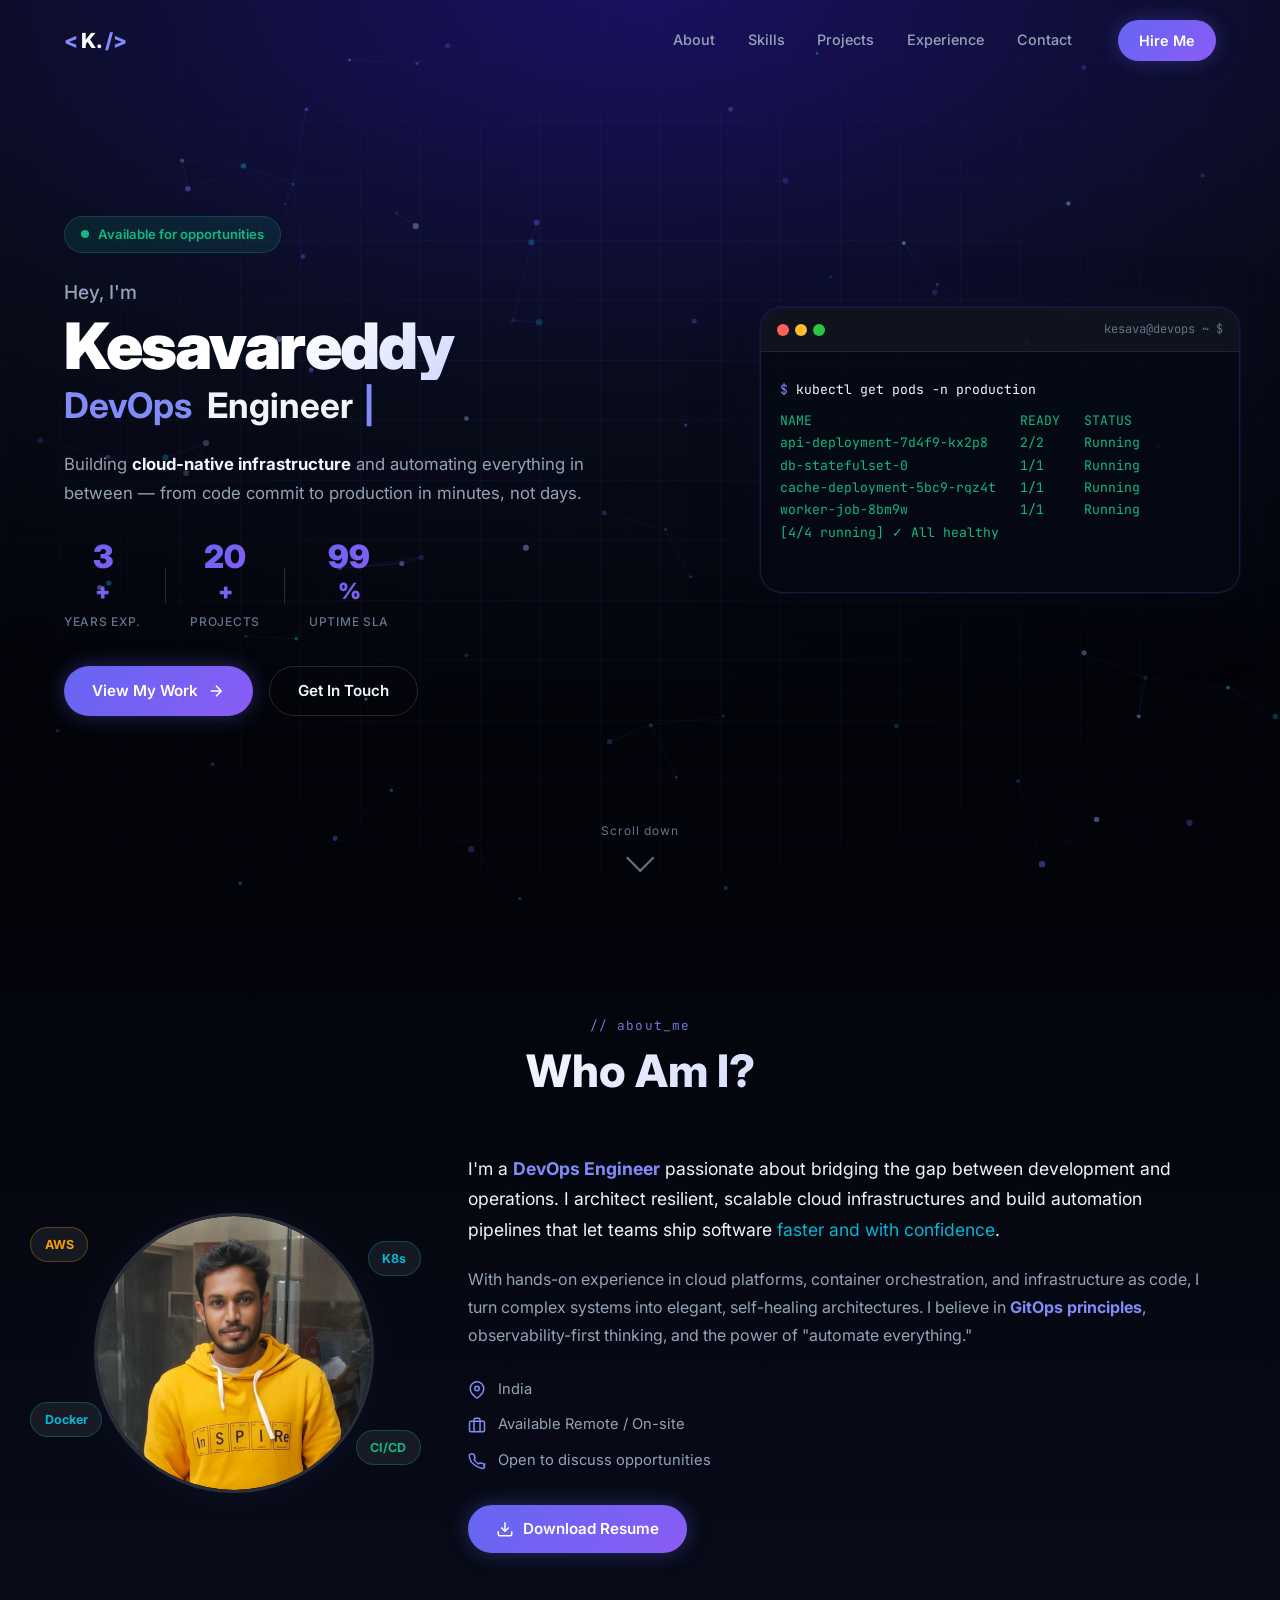
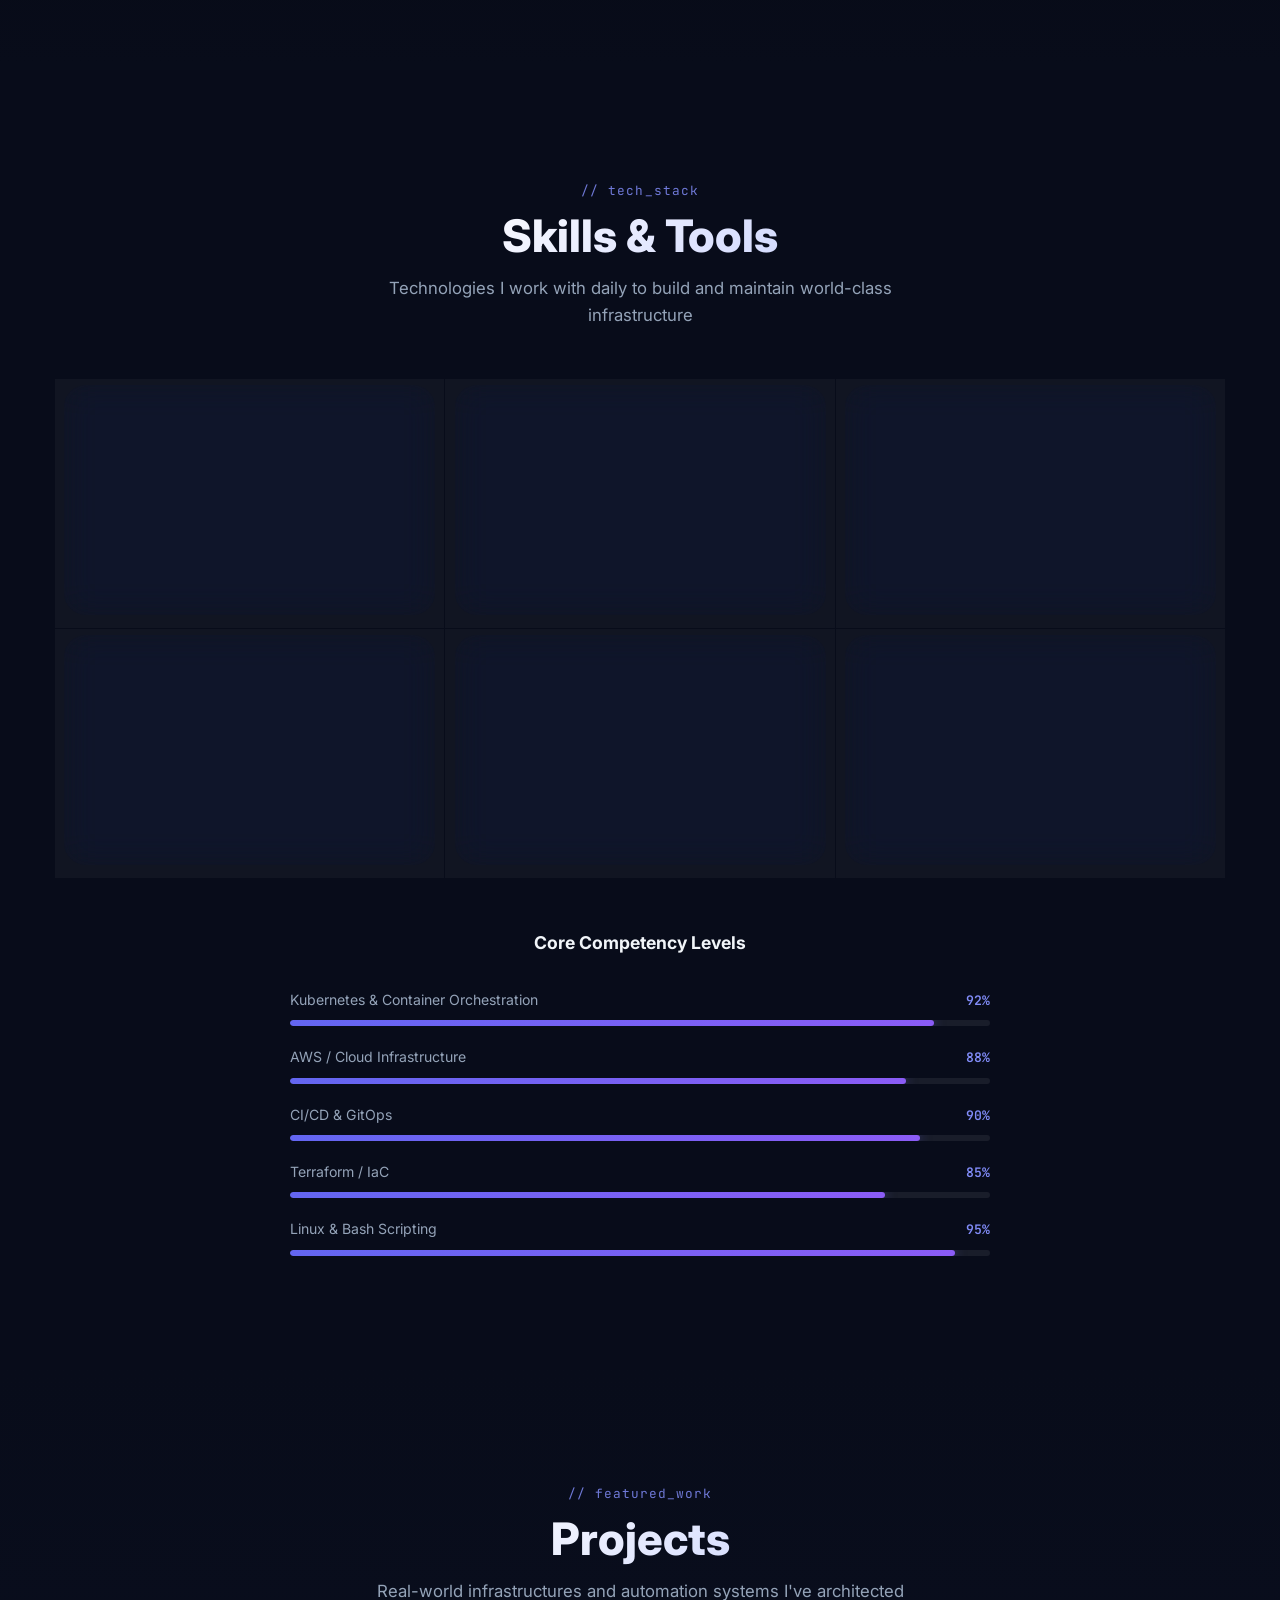
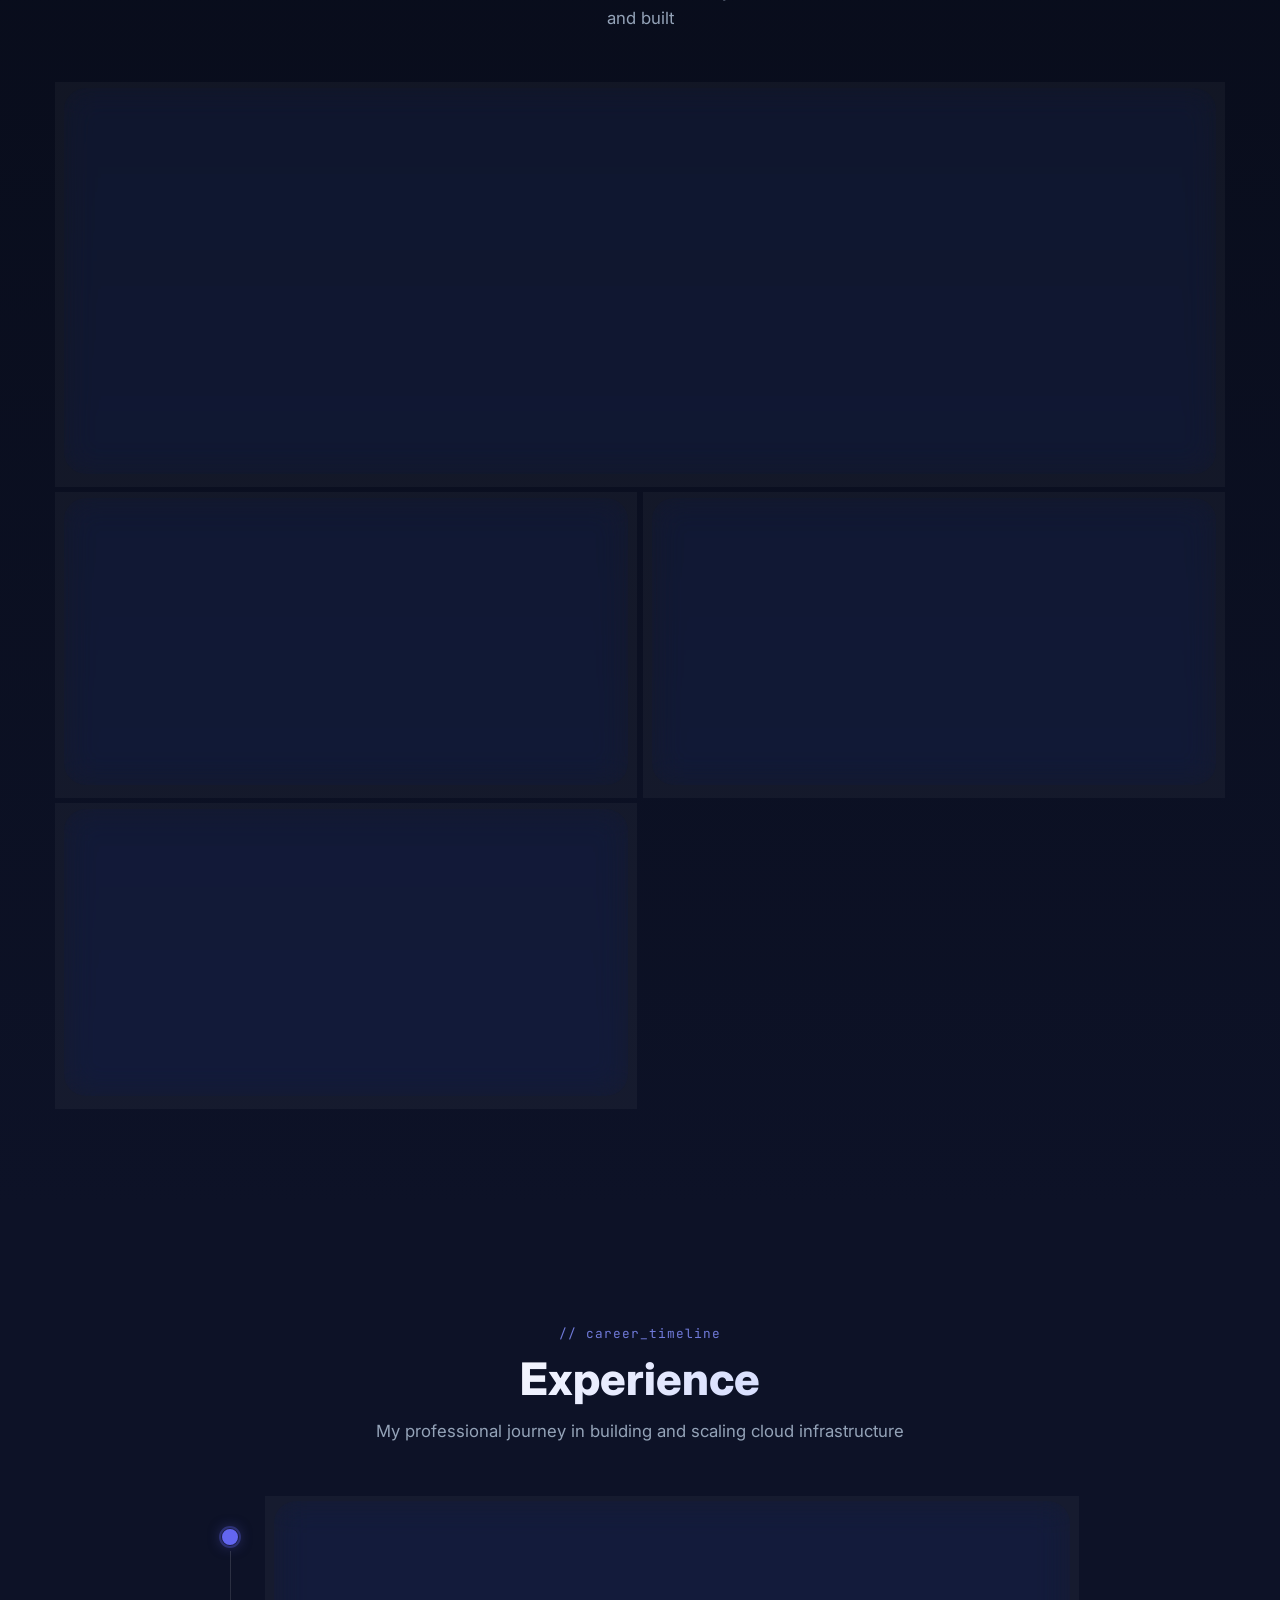
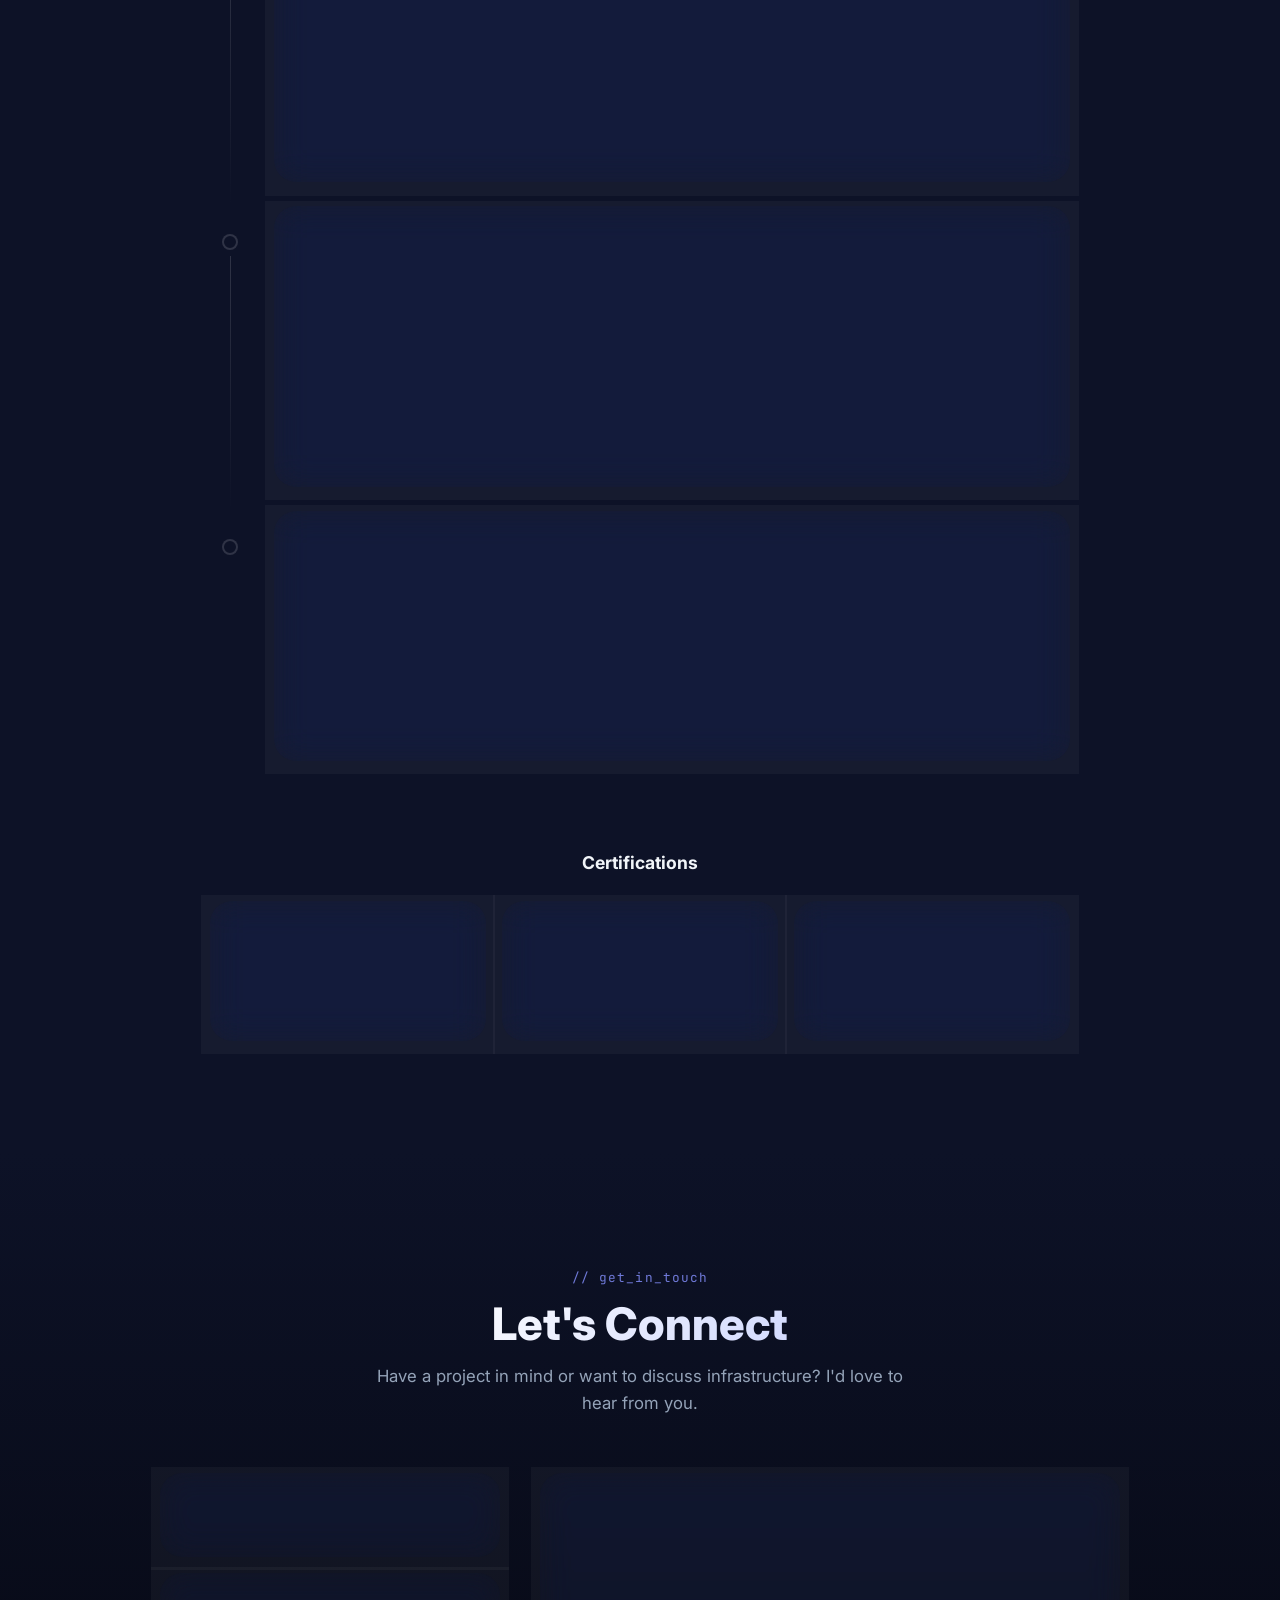
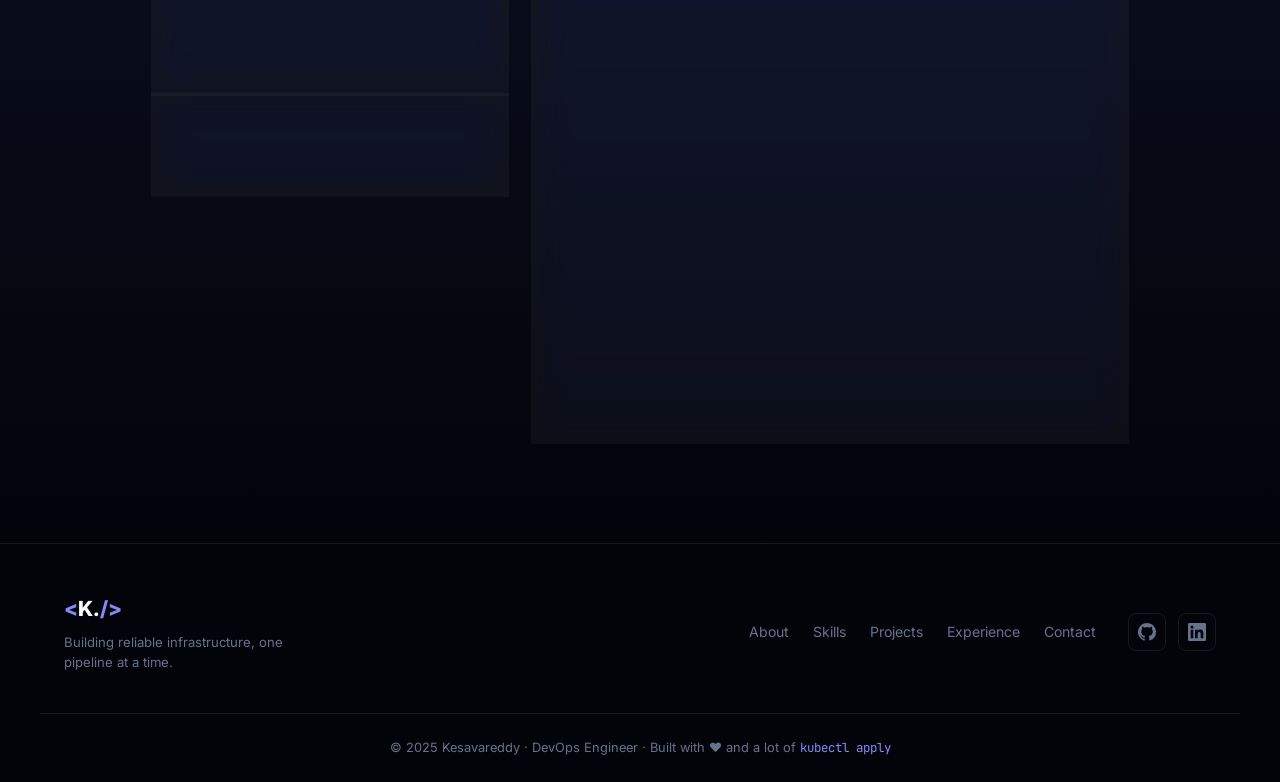
<file: index.html>
<!DOCTYPE html>
<html lang="en">
<head>
  <meta charset="UTF-8" />
  <meta name="viewport" content="width=device-width, initial-scale=1.0" />
  <title>Kesavareddy | DevOps Engineer</title>
  <meta name="description" content="Kesavareddy — Senior DevOps Engineer specializing in CI/CD pipelines, cloud infrastructure, Kubernetes, and automation. Building reliable, scalable systems." />
  <link rel="preconnect" href="https://fonts.googleapis.com" />
  <link rel="preconnect" href="https://fonts.gstatic.com" crossorigin />
  <link href="https://fonts.googleapis.com/css2?family=Inter:wght@300;400;500;600;700;800;900&family=JetBrains+Mono:wght@400;500;600&display=swap" rel="stylesheet" />
  <link rel="stylesheet" href="styles.css" />
</head>
<body>

  <!-- ══════════════════════════════════════════
       NAVIGATION
  ══════════════════════════════════════════ -->
  <nav id="navbar" class="navbar">
    <div class="nav-container">
      <a href="#hero" class="nav-logo">
        <span class="logo-bracket">&lt;</span>
        <span class="logo-text">K.</span>
        <span class="logo-bracket">/&gt;</span>
      </a>
      <ul class="nav-links" id="nav-links">
        <li><a href="#about" class="nav-link">About</a></li>
        <li><a href="#skills" class="nav-link">Skills</a></li>
        <li><a href="#projects" class="nav-link">Projects</a></li>
        <li><a href="#experience" class="nav-link">Experience</a></li>
        <li><a href="#contact" class="nav-link">Contact</a></li>
      </ul>
      <a href="#contact" class="nav-cta">Hire Me</a>
      <button class="hamburger" id="hamburger" aria-label="Toggle menu">
        <span></span><span></span><span></span>
      </button>
    </div>
  </nav>

  <!-- ══════════════════════════════════════════
       HERO SECTION
  ══════════════════════════════════════════ -->
  <section id="hero" class="hero">
    <canvas id="hero-canvas"></canvas>
    <div class="hero-grid-overlay"></div>

    <div class="hero-content">
      <div class="hero-badge">
        <span class="badge-dot"></span>
        Available for opportunities
      </div>
      <h1 class="hero-title">
        <span class="hero-greeting">Hey, I'm</span>
        <span class="hero-name">Kesavareddy</span>
        <span class="hero-role">
          <span class="role-prefix">DevOps</span>
          <span class="role-suffix typed-text" id="typed-text"></span>
          <span class="typed-cursor">|</span>
        </span>
      </h1>
      <p class="hero-description">
        Building <strong>cloud-native infrastructure</strong> and automating everything in between —
        from code commit to production in minutes, not days.
      </p>
      <div class="hero-stats">
        <div class="stat">
          <span class="stat-value" data-target="3">0</span>
          <span class="stat-suffix">+</span>
          <span class="stat-label">Years Exp.</span>
        </div>
        <div class="stat-divider"></div>
        <div class="stat">
          <span class="stat-value" data-target="20">0</span>
          <span class="stat-suffix">+</span>
          <span class="stat-label">Projects</span>
        </div>
        <div class="stat-divider"></div>
        <div class="stat">
          <span class="stat-value" data-target="99">0</span>
          <span class="stat-suffix">%</span>
          <span class="stat-label">Uptime SLA</span>
        </div>
      </div>
      <div class="hero-actions">
        <a href="#projects" class="btn btn-primary" id="view-work-btn">
          <span>View My Work</span>
          <svg viewBox="0 0 24 24" fill="none" stroke="currentColor" stroke-width="2">
            <path d="M5 12h14M12 5l7 7-7 7"/>
          </svg>
        </a>
        <a href="#contact" class="btn btn-ghost">
          <span>Get In Touch</span>
        </a>
      </div>
    </div>

    <div class="hero-terminal">
      <div class="terminal-header">
        <div class="terminal-dots">
          <span class="dot dot-red"></span>
          <span class="dot dot-yellow"></span>
          <span class="dot dot-green"></span>
        </div>
        <span class="terminal-title">kesava@devops ~ $</span>
      </div>
      <div class="terminal-body" id="terminal-body">
        <div class="terminal-line">
          <span class="terminal-prompt">$ </span>
          <span class="terminal-cmd" id="terminal-cmd"></span>
        </div>
        <div class="terminal-output" id="terminal-output"></div>
      </div>
    </div>

    <div class="hero-scroll-hint">
      <span>Scroll down</span>
      <div class="scroll-arrow"></div>
    </div>
  </section>

  <!-- ══════════════════════════════════════════
       ABOUT SECTION
  ══════════════════════════════════════════ -->
  <section id="about" class="section about-section">
    <div class="container">
      <div class="section-header">
        <span class="section-tag">// about_me</span>
        <h2 class="section-title">Who Am I?</h2>
      </div>
      <div class="about-grid">
        <div class="about-image-wrapper">
          <div class="about-image-frame">
            <div class="image-placeholder">
              <img src="profile.jpg" alt="Kesavareddy - DevOps Engineer" class="profile-photo" />
            </div>
            <div class="image-glow"></div>
          </div>
          <div class="about-badge-cloud">
            <div class="float-badge badge-aws">AWS</div>
            <div class="float-badge badge-k8s">K8s</div>
            <div class="float-badge badge-docker">Docker</div>
            <div class="float-badge badge-ci">CI/CD</div>
          </div>
        </div>

        <div class="about-content">
          <p class="about-intro">
            I'm a <strong>DevOps Engineer</strong> passionate about bridging the gap between development and operations.
            I architect resilient, scalable cloud infrastructures and build automation pipelines that let teams ship software
            <em>faster and with confidence</em>.
          </p>
          <p class="about-text">
            With hands-on experience in cloud platforms, container orchestration, and infrastructure as code,
            I turn complex systems into elegant, self-healing architectures. I believe in <strong>GitOps principles</strong>,
            observability-first thinking, and the power of "automate everything."
          </p>
          <div class="about-details">
            <div class="detail-item">
              <svg viewBox="0 0 24 24" fill="none" stroke="currentColor" stroke-width="2">
                <path d="M21 10c0 7-9 13-9 13s-9-6-9-13a9 9 0 0 1 18 0z"/>
                <circle cx="12" cy="10" r="3"/>
              </svg>
              <span>India</span>
            </div>
            <div class="detail-item">
              <svg viewBox="0 0 24 24" fill="none" stroke="currentColor" stroke-width="2">
                <rect x="2" y="7" width="20" height="14" rx="2" ry="2"/>
                <path d="M16 21V5a2 2 0 0 0-2-2h-4a2 2 0 0 0-2 2v16"/>
              </svg>
              <span>Available Remote / On-site</span>
            </div>
            <div class="detail-item">
              <svg viewBox="0 0 24 24" fill="none" stroke="currentColor" stroke-width="2">
                <path d="M22 16.92v3a2 2 0 0 1-2.18 2 19.79 19.79 0 0 1-8.63-3.07A19.5 19.5 0 0 1 4.69 13.5 19.79 19.79 0 0 1 1.6 5c-.02-1.09.76-2 1.85-2.18h3a2 2 0 0 1 2 1.72c.13 1 .38 1.98.72 2.93a2 2 0 0 1-.45 2.11L8.09 10a16 16 0 0 0 5.91 5.91l.72-.72a2 2 0 0 1 2.11-.45c.95.34 1.93.59 2.93.72a2 2 0 0 1 1.72 2z"/>
              </svg>
              <span>Open to discuss opportunities</span>
            </div>
          </div>
          <div class="about-actions">
            <a href="resume.html" target="_blank" class="btn btn-primary" id="download-resume-btn">
              <svg viewBox="0 0 24 24" fill="none" stroke="currentColor" stroke-width="2">
                <path d="M21 15v4a2 2 0 0 1-2 2H5a2 2 0 0 1-2-2v-4"/>
                <polyline points="7 10 12 15 17 10"/>
                <line x1="12" y1="15" x2="12" y2="3"/>
              </svg>
              Download Resume
            </a>
          </div>
        </div>
      </div>
    </div>
  </section>

  <!-- ══════════════════════════════════════════
       SKILLS SECTION
  ══════════════════════════════════════════ -->
  <section id="skills" class="section skills-section">
    <div class="container">
      <div class="section-header">
        <span class="section-tag">// tech_stack</span>
        <h2 class="section-title">Skills & Tools</h2>
        <p class="section-subtitle">Technologies I work with daily to build and maintain world-class infrastructure</p>
      </div>

      <div class="skills-categories">

        <div class="skill-category glass-card">
          <div class="category-header">
            <div class="category-icon cloud-icon">
              <svg viewBox="0 0 24 24" fill="none" stroke="currentColor" stroke-width="1.5">
                <path d="M18 10h-1.26A8 8 0 1 0 9 20h9a5 5 0 0 0 0-10z"/>
              </svg>
            </div>
            <h3>Cloud Platforms</h3>
          </div>
          <div class="skills-grid">
            <div class="skill-chip"><span class="chip-icon">☁️</span>AWS</div>
            <div class="skill-chip"><span class="chip-icon">🔷</span>Azure</div>
            <div class="skill-chip"><span class="chip-icon">🌐</span>GCP</div>
            <div class="skill-chip"><span class="chip-icon">📦</span>S3 / Blob</div>
            <div class="skill-chip"><span class="chip-icon">🔒</span>IAM / KMS</div>
            <div class="skill-chip"><span class="chip-icon">🌍</span>CloudFront</div>
          </div>
        </div>

        <div class="skill-category glass-card">
          <div class="category-header">
            <div class="category-icon container-icon">
              <svg viewBox="0 0 24 24" fill="none" stroke="currentColor" stroke-width="1.5">
                <rect x="1" y="3" width="15" height="13" rx="2"/>
                <path d="M16 8h4a2 2 0 0 1 2 2v4a2 2 0 0 1-2 2h-4"/>
                <line x1="8" y1="16" x2="8" y2="21"/>
                <line x1="12" y1="16" x2="12" y2="21"/>
              </svg>
            </div>
            <h3>Containers & Orchestration</h3>
          </div>
          <div class="skills-grid">
            <div class="skill-chip"><span class="chip-icon">🐳</span>Docker</div>
            <div class="skill-chip"><span class="chip-icon">☸️</span>Kubernetes</div>
            <div class="skill-chip"><span class="chip-icon">⎈</span>Helm</div>
            <div class="skill-chip"><span class="chip-icon">🔗</span>Istio</div>
            <div class="skill-chip"><span class="chip-icon">🏗️</span>EKS / AKS</div>
            <div class="skill-chip"><span class="chip-icon">🐙</span>ArgoCD</div>
          </div>
        </div>

        <div class="skill-category glass-card">
          <div class="category-header">
            <div class="category-icon cicd-icon">
              <svg viewBox="0 0 24 24" fill="none" stroke="currentColor" stroke-width="1.5">
                <polyline points="22 12 18 12 15 21 9 3 6 12 2 12"/>
              </svg>
            </div>
            <h3>CI/CD Pipelines</h3>
          </div>
          <div class="skills-grid">
            <div class="skill-chip"><span class="chip-icon">🔁</span>Jenkins</div>
            <div class="skill-chip"><span class="chip-icon">🐙</span>GitHub Actions</div>
            <div class="skill-chip"><span class="chip-icon">🦊</span>GitLab CI</div>
            <div class="skill-chip"><span class="chip-icon">🔵</span>Azure DevOps</div>
            <div class="skill-chip"><span class="chip-icon">🏗️</span>ArgoCD</div>
            <div class="skill-chip"><span class="chip-icon">🚀</span>Spinnaker</div>
          </div>
        </div>

        <div class="skill-category glass-card">
          <div class="category-header">
            <div class="category-icon iac-icon">
              <svg viewBox="0 0 24 24" fill="none" stroke="currentColor" stroke-width="1.5">
                <polyline points="16 18 22 12 16 6"/>
                <polyline points="8 6 2 12 8 18"/>
              </svg>
            </div>
            <h3>Infrastructure as Code</h3>
          </div>
          <div class="skills-grid">
            <div class="skill-chip"><span class="chip-icon">🏗️</span>Terraform</div>
            <div class="skill-chip"><span class="chip-icon">📜</span>Ansible</div>
            <div class="skill-chip"><span class="chip-icon">☁️</span>CloudFormation</div>
            <div class="skill-chip"><span class="chip-icon">🔷</span>Pulumi</div>
            <div class="skill-chip"><span class="chip-icon">👨‍🍳</span>Chef</div>
            <div class="skill-chip"><span class="chip-icon">🐍</span>Python</div>
          </div>
        </div>

        <div class="skill-category glass-card">
          <div class="category-header">
            <div class="category-icon monitor-icon">
              <svg viewBox="0 0 24 24" fill="none" stroke="currentColor" stroke-width="1.5">
                <path d="M22 12h-4l-3 9L9 3l-3 9H2"/>
              </svg>
            </div>
            <h3>Monitoring & Observability</h3>
          </div>
          <div class="skills-grid">
            <div class="skill-chip"><span class="chip-icon">📊</span>Grafana</div>
            <div class="skill-chip"><span class="chip-icon">🔥</span>Prometheus</div>
            <div class="skill-chip"><span class="chip-icon">🔍</span>ELK Stack</div>
            <div class="skill-chip"><span class="chip-icon">📈</span>Datadog</div>
            <div class="skill-chip"><span class="chip-icon">🕵️</span>Jaeger</div>
            <div class="skill-chip"><span class="chip-icon">📡</span>PagerDuty</div>
          </div>
        </div>

        <div class="skill-category glass-card">
          <div class="category-header">
            <div class="category-icon scripting-icon">
              <svg viewBox="0 0 24 24" fill="none" stroke="currentColor" stroke-width="1.5">
                <path d="M2 16.1A5 5 0 0 1 5.5 8h.5a7 7 0 0 1 14 0h.5A5 5 0 0 1 22 20"/>
                <path d="M2 20h20M7 20v-4M12 20v-8M17 20v-4"/>
              </svg>
            </div>
            <h3>Scripting & Databases</h3>
          </div>
          <div class="skills-grid">
            <div class="skill-chip"><span class="chip-icon">🐚</span>Bash</div>
            <div class="skill-chip"><span class="chip-icon">💙</span>PowerShell</div>
            <div class="skill-chip"><span class="chip-icon">🐍</span>Python</div>
            <div class="skill-chip"><span class="chip-icon">🐘</span>PostgreSQL</div>
            <div class="skill-chip"><span class="chip-icon">🔴</span>Redis</div>
            <div class="skill-chip"><span class="chip-icon">🍃</span>MongoDB</div>
          </div>
        </div>

      </div>

      <!-- Skill bars for core competencies -->
      <div class="skill-bars-section">
        <h3 class="skill-bars-title">Core Competency Levels</h3>
        <div class="skill-bars">
          <div class="skill-bar-item">
            <div class="bar-header"><span>Kubernetes & Container Orchestration</span><span class="bar-percent">92%</span></div>
            <div class="bar-track"><div class="bar-fill" data-width="92"></div></div>
          </div>
          <div class="skill-bar-item">
            <div class="bar-header"><span>AWS / Cloud Infrastructure</span><span class="bar-percent">88%</span></div>
            <div class="bar-track"><div class="bar-fill" data-width="88"></div></div>
          </div>
          <div class="skill-bar-item">
            <div class="bar-header"><span>CI/CD & GitOps</span><span class="bar-percent">90%</span></div>
            <div class="bar-track"><div class="bar-fill" data-width="90"></div></div>
          </div>
          <div class="skill-bar-item">
            <div class="bar-header"><span>Terraform / IaC</span><span class="bar-percent">85%</span></div>
            <div class="bar-track"><div class="bar-fill" data-width="85"></div></div>
          </div>
          <div class="skill-bar-item">
            <div class="bar-header"><span>Linux & Bash Scripting</span><span class="bar-percent">95%</span></div>
            <div class="bar-track"><div class="bar-fill" data-width="95"></div></div>
          </div>
        </div>
      </div>
    </div>
  </section>

  <!-- ══════════════════════════════════════════
       PROJECTS SECTION
  ══════════════════════════════════════════ -->
  <section id="projects" class="section projects-section">
    <div class="container">
      <div class="section-header">
        <span class="section-tag">// featured_work</span>
        <h2 class="section-title">Projects</h2>
        <p class="section-subtitle">Real-world infrastructures and automation systems I've architected and built</p>
      </div>

      <div class="projects-grid">

        <div class="project-card glass-card featured">
          <div class="project-badge">Featured</div>
          <div class="project-header">
            <div class="project-icon">
              <svg viewBox="0 0 48 48" fill="none">
                <rect width="48" height="48" rx="12" fill="url(#p1grad)"/>
                <defs><linearGradient id="p1grad" x1="0" y1="0" x2="48" y2="48"><stop offset="0%" stop-color="#6366f1"/><stop offset="100%" stop-color="#8b5cf6"/></linearGradient></defs>
                <path d="M24 10 L38 18 L38 30 L24 38 L10 30 L10 18 Z" stroke="white" stroke-width="2" fill="none"/>
                <circle cx="24" cy="24" r="5" fill="white"/>
              </svg>
            </div>
            <div class="project-links">
              <a href="#" title="External link" class="project-link">
                <svg viewBox="0 0 24 24" fill="none" stroke="currentColor" stroke-width="2">
                  <path d="M18 13v6a2 2 0 0 1-2 2H5a2 2 0 0 1-2-2V8a2 2 0 0 1 2-2h6"/>
                  <polyline points="15 3 21 3 21 9"/>
                  <line x1="10" y1="14" x2="21" y2="3"/>
                </svg>
              </a>
            </div>
          </div>
          <h3 class="project-title">Kubernetes Auto-Scaling Platform</h3>
          <p class="project-desc">
            Designed and deployed a production-grade Kubernetes cluster on EKS with KEDA-based auto-scaling,
            Istio service mesh, and full observability stack. Reduced infrastructure costs by 40% through
            intelligent node auto-provisioning.
          </p>
          <div class="project-impact">
            <div class="impact-item"><span class="impact-val">40%</span><span class="impact-label">Cost Reduction</span></div>
            <div class="impact-item"><span class="impact-val">99.9%</span><span class="impact-label">Uptime</span></div>
            <div class="impact-item"><span class="impact-val">3×</span><span class="impact-label">Deploy Speed</span></div>
          </div>
          <div class="project-tags">
            <span class="tag">Kubernetes</span>
            <span class="tag">EKS</span>
            <span class="tag">KEDA</span>
            <span class="tag">Istio</span>
            <span class="tag">Terraform</span>
          </div>
        </div>

        <div class="project-card glass-card">
          <div class="project-header">
            <div class="project-icon">
              <svg viewBox="0 0 48 48" fill="none">
                <rect width="48" height="48" rx="12" fill="url(#p2grad)"/>
                <defs><linearGradient id="p2grad" x1="0" y1="0" x2="48" y2="48"><stop offset="0%" stop-color="#06b6d4"/><stop offset="100%" stop-color="#0284c7"/></linearGradient></defs>
                <polyline points="14 24 18 20 22 26 26 18 30 22 34 18" stroke="white" stroke-width="2.5" fill="none" stroke-linecap="round"/>
              </svg>
            </div>
            <div class="project-links">
              <a href="#" title="GitHub" class="project-link">
                <svg viewBox="0 0 24 24" fill="currentColor">
                  <path d="M12 0C5.37 0 0 5.37 0 12c0 5.31 3.435 9.795 8.205 11.385.6.105.825-.255.825-.57 0-.285-.015-1.23-.015-2.235-3.015.555-3.795-.735-4.035-1.41-.135-.345-.72-1.41-1.23-1.695-.42-.225-1.02-.78-.015-.795.945-.015 1.62.87 1.845 1.23 1.08 1.815 2.805 1.305 3.495.99.105-.78.42-1.305.765-1.605-2.67-.3-5.46-1.335-5.46-5.925 0-1.305.465-2.385 1.23-3.225-.12-.3-.54-1.53.12-3.18 0 0 1.005-.315 3.3 1.23.96-.27 1.98-.405 3-.405s2.04.135 3 .405c2.295-1.56 3.3-1.23 3.3-1.23.66 1.65.24 2.88.12 3.18.765.84 1.23 1.905 1.23 3.225 0 4.605-2.805 5.625-5.475 5.925.435.375.81 1.095.81 2.22 0 1.605-.015 2.895-.015 3.3 0 .315.225.69.825.57A12.02 12.02 0 0 0 24 12c0-6.63-5.37-12-12-12z"/>
                </svg>
              </a>
            </div>
          </div>
          <h3 class="project-title">Unified Monitoring & Alerting</h3>
          <p class="project-desc">
            Built a centralized observability platform using Prometheus, Grafana, and Alertmanager
            across 15+ microservices. Implemented SLO/SLA dashboards and reduced MTTR by 55%.
          </p>
          <div class="project-tags">
            <span class="tag">Prometheus</span>
            <span class="tag">Grafana</span>
            <span class="tag">ELK</span>
            <span class="tag">Alertmanager</span>
          </div>
        </div>

        <div class="project-card glass-card">
          <div class="project-header">
            <div class="project-icon">
              <svg viewBox="0 0 48 48" fill="none">
                <rect width="48" height="48" rx="12" fill="url(#p3grad)"/>
                <defs><linearGradient id="p3grad" x1="0" y1="0" x2="48" y2="48"><stop offset="0%" stop-color="#f59e0b"/><stop offset="100%" stop-color="#d97706"/></linearGradient></defs>
                <path d="M24 14 L34 24 L24 34 L14 24 Z" stroke="white" stroke-width="2" fill="none"/>
                <path d="M18 24 L24 18 L30 24" stroke="white" stroke-width="2" fill="none" stroke-linecap="round"/>
              </svg>
            </div>
            <div class="project-links">
              <a href="#" title="External link" class="project-link">
                <svg viewBox="0 0 24 24" fill="none" stroke="currentColor" stroke-width="2">
                  <path d="M18 13v6a2 2 0 0 1-2 2H5a2 2 0 0 1-2-2V8a2 2 0 0 1 2-2h6"/>
                  <polyline points="15 3 21 3 21 9"/>
                  <line x1="10" y1="14" x2="21" y2="3"/>
                </svg>
              </a>
            </div>
          </div>
          <h3 class="project-title">GitOps CI/CD Pipeline</h3>
          <p class="project-desc">
            Architected a complete GitOps workflow using ArgoCD and GitHub Actions for 30+ microservices.
            Automated testing, security scanning, and blue-green deployments. Achieved zero-downtime deployments.
          </p>
          <div class="project-tags">
            <span class="tag">ArgoCD</span>
            <span class="tag">GitHub Actions</span>
            <span class="tag">Helm</span>
            <span class="tag">GitOps</span>
          </div>
        </div>

        <div class="project-card glass-card">
          <div class="project-header">
            <div class="project-icon">
              <svg viewBox="0 0 48 48" fill="none">
                <rect width="48" height="48" rx="12" fill="url(#p4grad)"/>
                <defs><linearGradient id="p4grad" x1="0" y1="0" x2="48" y2="48"><stop offset="0%" stop-color="#10b981"/><stop offset="100%" stop-color="#059669"/></linearGradient></defs>
                <rect x="12" y="14" width="24" height="20" rx="3" stroke="white" stroke-width="2" fill="none"/>
                <line x1="12" y1="20" x2="36" y2="20" stroke="white" stroke-width="2"/>
                <circle cx="18" cy="17" r="1.5" fill="white"/>
                <circle cx="24" cy="17" r="1.5" fill="white"/>
              </svg>
            </div>
          </div>
          <h3 class="project-title">Multi-Cloud Terraform Modules</h3>
          <p class="project-desc">
            Developed a reusable Terraform module library for provisioning infrastructure across AWS and Azure.
            Reduced new environment setup time from days to under 30 minutes.
          </p>
          <div class="project-tags">
            <span class="tag">Terraform</span>
            <span class="tag">AWS</span>
            <span class="tag">Azure</span>
            <span class="tag">IaC</span>
          </div>
        </div>

      </div>
    </div>
  </section>

  <!-- ══════════════════════════════════════════
       EXPERIENCE SECTION
  ══════════════════════════════════════════ -->
  <section id="experience" class="section experience-section">
    <div class="container">
      <div class="section-header">
        <span class="section-tag">// career_timeline</span>
        <h2 class="section-title">Experience</h2>
        <p class="section-subtitle">My professional journey in building and scaling cloud infrastructure</p>
      </div>

      <div class="timeline">

        <div class="timeline-item" data-aos="fade-up">
          <div class="timeline-connector">
            <div class="timeline-dot active"></div>
            <div class="timeline-line"></div>
          </div>
          <div class="timeline-card glass-card">
            <div class="timeline-header">
              <div>
                <h3 class="timeline-role">DevOps Engineer</h3>
                <span class="timeline-company">Tech Company</span>
              </div>
              <div class="timeline-meta">
                <span class="timeline-period current">2023 – Present</span>
                <span class="timeline-type">Full-time</span>
              </div>
            </div>
            <ul class="timeline-achievements">
              <li>Led migration of 50+ services to Kubernetes, achieving 99.9% uptime SLA</li>
              <li>Designed GitOps workflows with ArgoCD, reducing deployment time from hours to minutes</li>
              <li>Implemented comprehensive monitoring with Prometheus + Grafana across all services</li>
              <li>Reduced AWS costs by 35% through rightsizing and reserved instance management</li>
            </ul>
            <div class="timeline-tech">
              <span class="tech-badge">AWS</span>
              <span class="tech-badge">Kubernetes</span>
              <span class="tech-badge">Terraform</span>
              <span class="tech-badge">ArgoCD</span>
            </div>
          </div>
        </div>

        <div class="timeline-item" data-aos="fade-up">
          <div class="timeline-connector">
            <div class="timeline-dot"></div>
            <div class="timeline-line"></div>
          </div>
          <div class="timeline-card glass-card">
            <div class="timeline-header">
              <div>
                <h3 class="timeline-role">Junior DevOps Engineer</h3>
                <span class="timeline-company">Another Company</span>
              </div>
              <div class="timeline-meta">
                <span class="timeline-period">2022 – 2023</span>
                <span class="timeline-type">Full-time</span>
              </div>
            </div>
            <ul class="timeline-achievements">
              <li>Built and maintained Jenkins CI/CD pipelines for 20+ microservices</li>
              <li>Automated infrastructure provisioning with Terraform on AWS</li>
              <li>Containerized legacy applications using Docker, cutting deployment friction</li>
              <li>Set up centralized logging with ELK Stack for production systems</li>
            </ul>
            <div class="timeline-tech">
              <span class="tech-badge">Jenkins</span>
              <span class="tech-badge">Docker</span>
              <span class="tech-badge">AWS</span>
              <span class="tech-badge">ELK</span>
            </div>
          </div>
        </div>

        <div class="timeline-item" data-aos="fade-up">
          <div class="timeline-connector">
            <div class="timeline-dot"></div>
          </div>
          <div class="timeline-card glass-card">
            <div class="timeline-header">
              <div>
                <h3 class="timeline-role">Cloud Infrastructure Intern</h3>
                <span class="timeline-company">Startup</span>
              </div>
              <div class="timeline-meta">
                <span class="timeline-period">2021 – 2022</span>
                <span class="timeline-type">Internship</span>
              </div>
            </div>
            <ul class="timeline-achievements">
              <li>Assisted in designing and managing AWS cloud infrastructure</li>
              <li>Wrote Bash and Python automation scripts for routine operations</li>
              <li>Participated in on-call rotation and incident response processes</li>
            </ul>
            <div class="timeline-tech">
              <span class="tech-badge">AWS</span>
              <span class="tech-badge">Bash</span>
              <span class="tech-badge">Python</span>
            </div>
          </div>
        </div>

      </div>

      <!-- Certifications -->
      <div class="certifications">
        <h3 class="cert-title">Certifications</h3>
        <div class="cert-grid">
          <div class="cert-card glass-card">
            <div class="cert-icon">☁️</div>
            <div class="cert-info">
              <h4>AWS Certified Solutions Architect</h4>
              <span>Associate · Amazon Web Services</span>
            </div>
          </div>
          <div class="cert-card glass-card">
            <div class="cert-icon">☸️</div>
            <div class="cert-info">
              <h4>Certified Kubernetes Administrator</h4>
              <span>CKA · CNCF</span>
            </div>
          </div>
          <div class="cert-card glass-card">
            <div class="cert-icon">🏗️</div>
            <div class="cert-info">
              <h4>HashiCorp Certified: Terraform Associate</h4>
              <span>003 · HashiCorp</span>
            </div>
          </div>
        </div>
      </div>
    </div>
  </section>

  <!-- ══════════════════════════════════════════
       CONTACT SECTION
  ══════════════════════════════════════════ -->
  <section id="contact" class="section contact-section">
    <div class="container">
      <div class="section-header">
        <span class="section-tag">// get_in_touch</span>
        <h2 class="section-title">Let's Connect</h2>
        <p class="section-subtitle">Have a project in mind or want to discuss infrastructure? I'd love to hear from you.</p>
      </div>

      <div class="contact-wrapper">
        <div class="contact-info">
          <div class="contact-item glass-card">
            <div class="contact-icon">
              <svg viewBox="0 0 24 24" fill="none" stroke="currentColor" stroke-width="2">
                <path d="M4 4h16c1.1 0 2 .9 2 2v12c0 1.1-.9 2-2 2H4c-1.1 0-2-.9-2-2V6c0-1.1.9-2 2-2z"/>
                <polyline points="22,6 12,13 2,6"/>
              </svg>
            </div>
            <div>
              <span class="contact-label">Email</span>
              <a href="mailto:kesavasavanam@gmail.com" class="contact-value">kesavasavanam@gmail.com</a>
            </div>
          </div>
          <div class="contact-item glass-card">
            <div class="contact-icon">
              <svg viewBox="0 0 24 24" fill="currentColor">
                <path d="M20.447 20.452h-3.554v-5.569c0-1.328-.027-3.037-1.852-3.037-1.853 0-2.136 1.445-2.136 2.939v5.667H9.351V9h3.414v1.561h.046c.477-.9 1.637-1.85 3.37-1.85 3.601 0 4.267 2.37 4.267 5.455v6.286zM5.337 7.433a2.062 2.062 0 0 1-2.063-2.065 2.064 2.064 0 1 1 2.063 2.065zm1.782 13.019H3.555V9h3.564v11.452zM22.225 0H1.771C.792 0 0 .774 0 1.729v20.542C0 23.227.792 24 1.771 24h20.451C23.2 24 24 23.227 24 22.271V1.729C24 .774 23.2 0 22.222 0h.003z"/>
              </svg>
            </div>
            <div>
              <span class="contact-label">LinkedIn</span>
              <a href="https://www.linkedin.com/in/kesavareddy-savanam-b334563a6/" target="_blank" class="contact-value">linkedin.com/in/kesavareddy-savanam</a>
            </div>
          </div>
          <div class="contact-item glass-card">
            <div class="contact-icon">
              <svg viewBox="0 0 24 24" fill="currentColor">
                <path d="M12 0C5.37 0 0 5.37 0 12c0 5.31 3.435 9.795 8.205 11.385.6.105.825-.255.825-.57 0-.285-.015-1.23-.015-2.235-3.015.555-3.795-.735-4.035-1.41-.135-.345-.72-1.41-1.23-1.695-.42-.225-1.02-.78-.015-.795.945-.015 1.62.87 1.845 1.23 1.08 1.815 2.805 1.305 3.495.99.105-.78.42-1.305.765-1.605-2.67-.3-5.46-1.335-5.46-5.925 0-1.305.465-2.385 1.23-3.225-.12-.3-.54-1.53.12-3.18 0 0 1.005-.315 3.3 1.23.96-.27 1.98-.405 3-.405s2.04.135 3 .405c2.295-1.56 3.3-1.23 3.3-1.23.66 1.65.24 2.88.12 3.18.765.84 1.23 1.905 1.23 3.225 0 4.605-2.805 5.625-5.475 5.925.435.375.81 1.095.81 2.22 0 1.605-.015 2.895-.015 3.3 0 .315.225.69.825.57A12.02 12.02 0 0 0 24 12c0-6.63-5.37-12-12-12z"/>
              </svg>
            </div>
            <div>
              <span class="contact-label">GitHub</span>
              <a href="https://github.com/kesava6451" target="_blank" class="contact-value">github.com/kesava6451</a>
            </div>
          </div>
        </div>

        <form class="contact-form glass-card" id="contact-form" novalidate>
          <div class="form-group">
            <label for="name">Name</label>
            <input type="text" id="name" name="name" placeholder="Your full name" required />
          </div>
          <div class="form-group">
            <label for="email">Email</label>
            <input type="email" id="email" name="email" placeholder="your@email.com" required />
          </div>
          <div class="form-group">
            <label for="subject">Subject</label>
            <input type="text" id="subject" name="subject" placeholder="Project discussion / Opportunity" />
          </div>
          <div class="form-group">
            <label for="message">Message</label>
            <textarea id="message" name="message" rows="5" placeholder="Tell me about your project or opportunity..." required></textarea>
          </div>
          <button type="submit" class="btn btn-primary full-width" id="form-submit-btn">
            <span>Send Message</span>
            <svg viewBox="0 0 24 24" fill="none" stroke="currentColor" stroke-width="2">
              <line x1="22" y1="2" x2="11" y2="13"/>
              <polygon points="22 2 15 22 11 13 2 9 22 2"/>
            </svg>
          </button>
          <div class="form-success" id="form-success">
            <span>✅ Message sent! I'll respond within 24 hours.</span>
          </div>
        </form>
      </div>
    </div>
  </section>

  <!-- ══════════════════════════════════════════
       FOOTER
  ══════════════════════════════════════════ -->
  <footer class="footer">
    <div class="footer-container">
      <div class="footer-brand">
        <div class="footer-logo-row">
          <span class="logo-bracket">&lt;</span>
          <span class="logo-text">K.</span>
          <span class="logo-bracket">/&gt;</span>
        </div>
        <p>Building reliable infrastructure, one pipeline at a time.</p>
      </div>
      <div class="footer-links">
        <a href="#about">About</a>
        <a href="#skills">Skills</a>
        <a href="#projects">Projects</a>
        <a href="#experience">Experience</a>
        <a href="#contact">Contact</a>
      </div>
      <div class="footer-socials">
        <a href="https://github.com/kesava6451" target="_blank" aria-label="GitHub" class="social-link">
          <svg viewBox="0 0 24 24" fill="currentColor">
            <path d="M12 0C5.37 0 0 5.37 0 12c0 5.31 3.435 9.795 8.205 11.385.6.105.825-.255.825-.57 0-.285-.015-1.23-.015-2.235-3.015.555-3.795-.735-4.035-1.41-.135-.345-.72-1.41-1.23-1.695-.42-.225-1.02-.78-.015-.795.945-.015 1.62.87 1.845 1.23 1.08 1.815 2.805 1.305 3.495.99.105-.78.42-1.305.765-1.605-2.67-.3-5.46-1.335-5.46-5.925 0-1.305.465-2.385 1.23-3.225-.12-.3-.54-1.53.12-3.18 0 0 1.005-.315 3.3 1.23.96-.27 1.98-.405 3-.405s2.04.135 3 .405c2.295-1.56 3.3-1.23 3.3-1.23.66 1.65.24 2.88.12 3.18.765.84 1.23 1.905 1.23 3.225 0 4.605-2.805 5.625-5.475 5.925.435.375.81 1.095.81 2.22 0 1.605-.015 2.895-.015 3.3 0 .315.225.69.825.57A12.02 12.02 0 0 0 24 12c0-6.63-5.37-12-12-12z"/>
          </svg>
        </a>
        <a href="https://www.linkedin.com/in/kesavareddy-savanam-b334563a6/" target="_blank" aria-label="LinkedIn" class="social-link">
          <svg viewBox="0 0 24 24" fill="currentColor">
            <path d="M20.447 20.452h-3.554v-5.569c0-1.328-.027-3.037-1.852-3.037-1.853 0-2.136 1.445-2.136 2.939v5.667H9.351V9h3.414v1.561h.046c.477-.9 1.637-1.85 3.37-1.85 3.601 0 4.267 2.37 4.267 5.455v6.286zM5.337 7.433a2.062 2.062 0 0 1-2.063-2.065 2.064 2.064 0 1 1 2.063 2.065zm1.782 13.019H3.555V9h3.564v11.452zM22.225 0H1.771C.792 0 0 .774 0 1.729v20.542C0 23.227.792 24 1.771 24h20.451C23.2 24 24 23.227 24 22.271V1.729C24 .774 23.2 0 22.222 0h.003z"/>
          </svg>
        </a>
      </div>
    </div>
    <div class="footer-bottom">
      <p>© 2025 Kesavareddy · DevOps Engineer · Built with ❤️ and a lot of <code>kubectl apply</code></p>
    </div>
  </footer>

  <script src="script.js"></script>
</body>
</html>
</file>
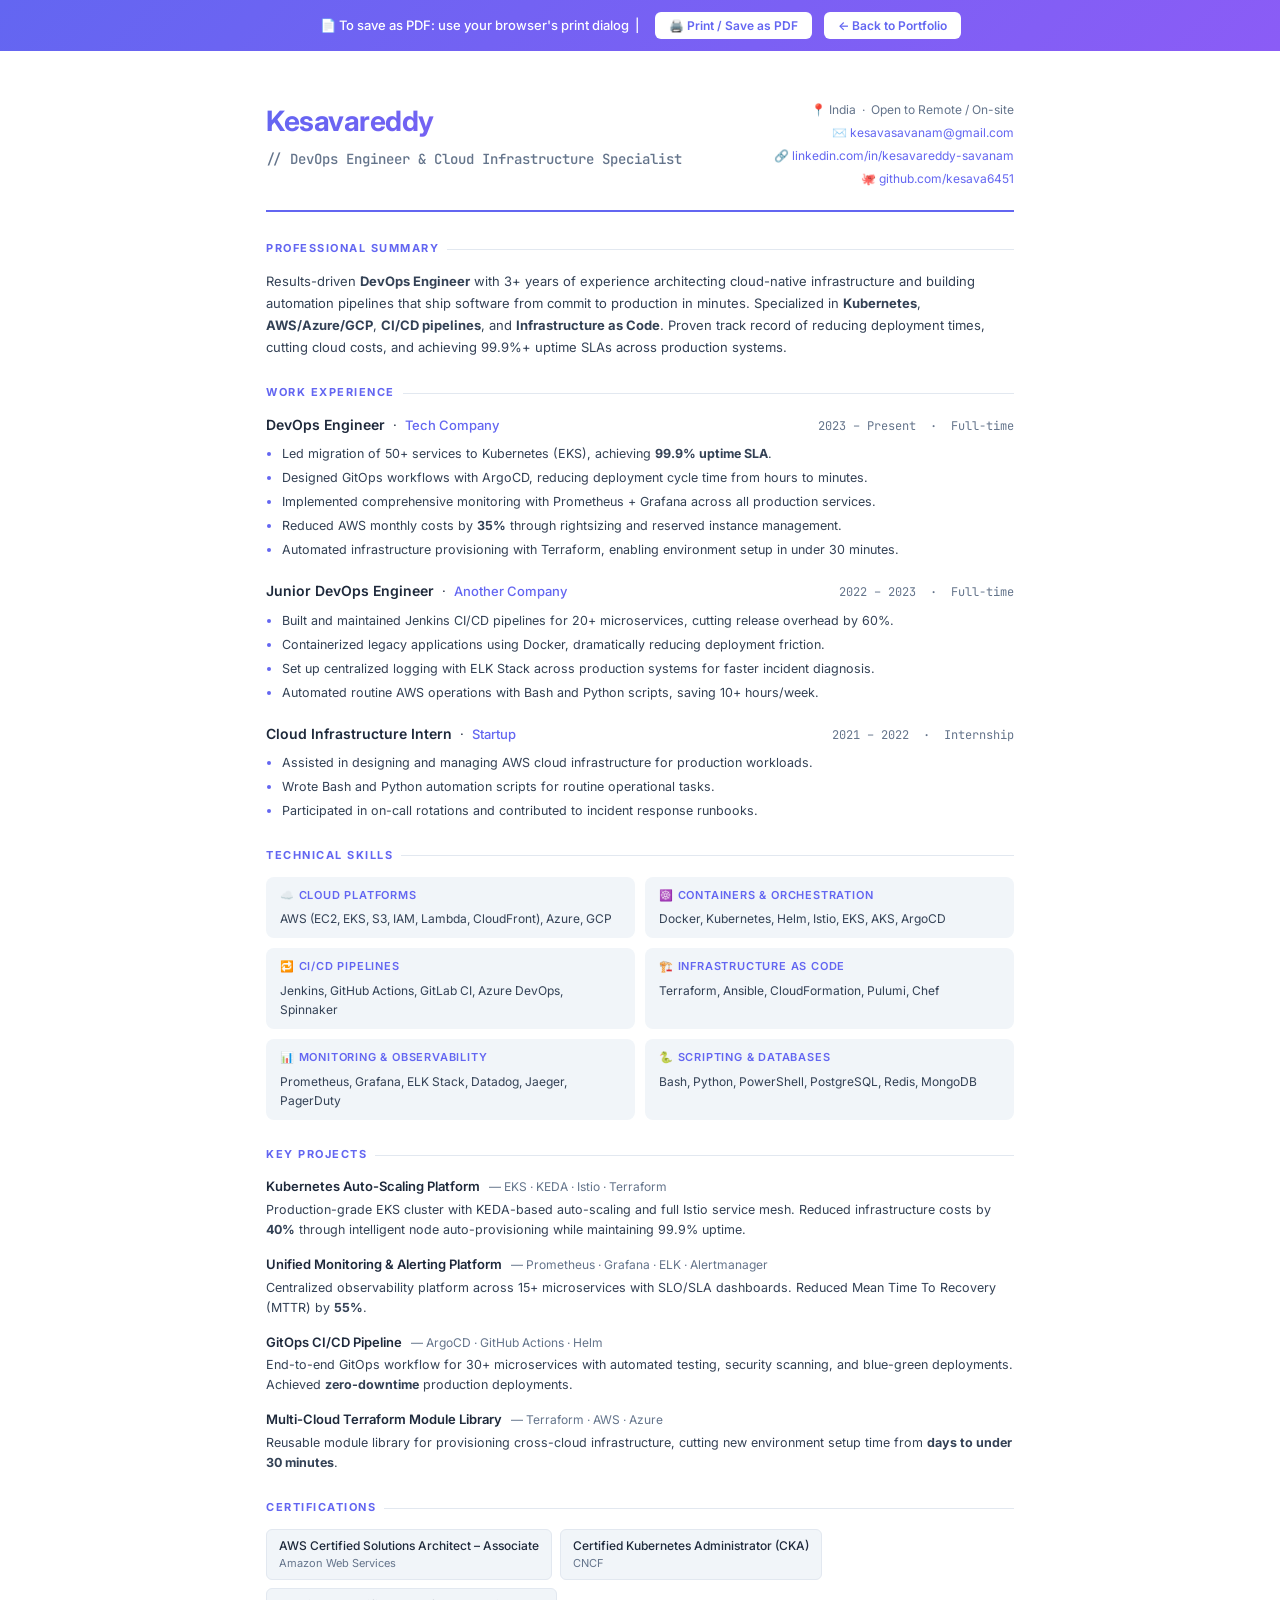
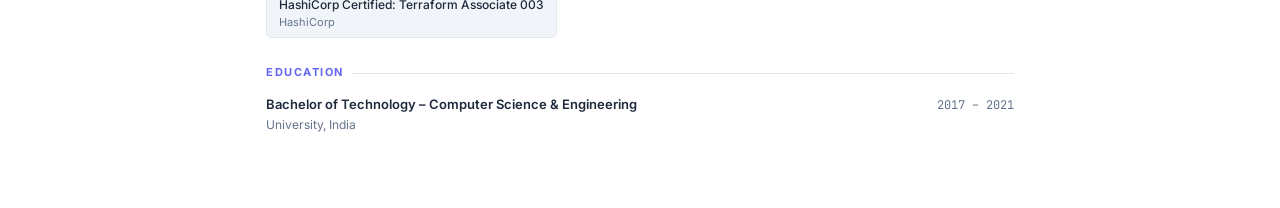
<file: resume.html>
<!DOCTYPE html>
<html lang="en">
<head>
  <meta charset="UTF-8" />
  <meta name="viewport" content="width=device-width, initial-scale=1.0" />
  <title>Kesavareddy – DevOps Engineer Resume</title>
  <link href="https://fonts.googleapis.com/css2?family=Inter:wght@300;400;500;600;700&family=JetBrains+Mono:wght@400;500&display=swap" rel="stylesheet" />
  <style>
    *, *::before, *::after { box-sizing: border-box; margin: 0; padding: 0; }

    :root {
      --accent: #6366f1;
      --accent2: #8b5cf6;
      --text: #1e293b;
      --muted: #64748b;
      --border: #e2e8f0;
      --bg: #ffffff;
      --tag-bg: #f1f5f9;
    }

    body {
      font-family: 'Inter', sans-serif;
      color: var(--text);
      background: var(--bg);
      font-size: 13px;
      line-height: 1.6;
    }

    /* ── Page wrapper ── */
    .page {
      max-width: 860px;
      margin: 0 auto;
      padding: 48px 56px;
    }

    /* ── Header ── */
    .header {
      display: flex;
      justify-content: space-between;
      align-items: flex-start;
      gap: 24px;
      border-bottom: 2px solid var(--accent);
      padding-bottom: 20px;
      margin-bottom: 28px;
    }

    .header-left h1 {
      font-size: 28px;
      font-weight: 700;
      letter-spacing: -0.5px;
      background: linear-gradient(135deg, var(--accent), var(--accent2));
      -webkit-background-clip: text;
      -webkit-text-fill-color: transparent;
      background-clip: text;
    }

    .header-left .role {
      font-size: 14px;
      font-weight: 500;
      color: var(--muted);
      margin-top: 4px;
      font-family: 'JetBrains Mono', monospace;
    }

    .header-right {
      text-align: right;
      font-size: 12px;
      color: var(--muted);
      line-height: 1.9;
    }

    .header-right a {
      color: var(--accent);
      text-decoration: none;
    }

    /* ── Sections ── */
    .section {
      margin-bottom: 26px;
    }

    .section-title {
      font-size: 11px;
      font-weight: 700;
      letter-spacing: 1.5px;
      text-transform: uppercase;
      color: var(--accent);
      margin-bottom: 12px;
      display: flex;
      align-items: center;
      gap: 8px;
    }

    .section-title::after {
      content: '';
      flex: 1;
      height: 1px;
      background: var(--border);
    }

    /* ── Summary ── */
    .summary p {
      color: #334155;
      font-size: 13px;
      line-height: 1.7;
    }

    /* ── Experience ── */
    .exp-item {
      margin-bottom: 20px;
    }

    .exp-header {
      display: flex;
      justify-content: space-between;
      align-items: baseline;
      gap: 12px;
      flex-wrap: wrap;
    }

    .exp-role {
      font-size: 14px;
      font-weight: 600;
      color: var(--text);
    }

    .exp-company {
      font-weight: 500;
      color: var(--accent);
    }

    .exp-period {
      font-size: 12px;
      color: var(--muted);
      font-family: 'JetBrains Mono', monospace;
      white-space: nowrap;
    }

    .exp-item ul {
      margin-top: 8px;
      padding-left: 16px;
    }

    .exp-item ul li {
      font-size: 12.5px;
      color: #334155;
      margin-bottom: 4px;
    }

    .exp-item ul li::marker {
      color: var(--accent);
    }

    /* ── Skills ── */
    .skills-grid {
      display: grid;
      grid-template-columns: repeat(2, 1fr);
      gap: 10px;
    }

    .skill-group {
      background: var(--tag-bg);
      border-radius: 8px;
      padding: 10px 14px;
    }

    .skill-group-name {
      font-size: 11px;
      font-weight: 600;
      color: var(--accent);
      text-transform: uppercase;
      letter-spacing: 0.8px;
      margin-bottom: 5px;
    }

    .skill-group p {
      font-size: 12px;
      color: #334155;
    }

    /* ── Projects ── */
    .project-item {
      margin-bottom: 14px;
    }

    .project-name {
      font-size: 13px;
      font-weight: 600;
      color: var(--text);
    }

    .project-name span {
      font-weight: 400;
      color: var(--muted);
      font-size: 12px;
      margin-left: 6px;
    }

    .project-desc {
      font-size: 12.5px;
      color: #334155;
      margin-top: 3px;
    }

    /* ── Certifications ── */
    .cert-list {
      display: flex;
      flex-wrap: wrap;
      gap: 8px;
    }

    .cert-badge {
      background: var(--tag-bg);
      border: 1px solid var(--border);
      border-radius: 6px;
      padding: 6px 12px;
      font-size: 12px;
      font-weight: 500;
      color: var(--text);
    }

    .cert-badge .issuer {
      color: var(--muted);
      font-weight: 400;
      font-size: 11px;
      display: block;
    }

    /* ── Education ── */
    .edu-item {
      display: flex;
      justify-content: space-between;
      align-items: baseline;
      flex-wrap: wrap;
      gap: 4px;
    }

    .edu-deg {
      font-weight: 600;
      font-size: 13px;
    }

    .edu-school {
      color: var(--muted);
      font-size: 12px;
    }

    .edu-year {
      font-size: 12px;
      color: var(--muted);
      font-family: 'JetBrains Mono', monospace;
    }

    /* ── Print styles ── */
    @media (max-width: 600px) {
      .page { padding: 32px 20px; }
      .header { flex-direction: column; gap: 12px; }
      .header-right { text-align: left; }
      .skills-grid { grid-template-columns: 1fr; }
      .cert-list { flex-direction: column; }
      .exp-header { flex-direction: column; gap: 2px; }
    }

    @media print {
      body { font-size: 12px; }
      .page { padding: 32px 40px; max-width: 100%; }
      a { color: var(--accent) !important; text-decoration: none; }
    }

    /* ── Download bar (screen only) ── */
    .download-bar {
      background: linear-gradient(135deg, #6366f1, #8b5cf6);
      color: #fff;
      text-align: center;
      padding: 12px;
      font-size: 13px;
      font-weight: 500;
      position: sticky;
      top: 0;
      z-index: 100;
      display: flex;
      align-items: center;
      justify-content: center;
      gap: 12px;
    }

    .download-bar a {
      background: #fff;
      color: #6366f1;
      border-radius: 6px;
      padding: 4px 14px;
      font-weight: 600;
      text-decoration: none;
      font-size: 12px;
      transition: opacity 0.2s;
    }

    .download-bar a:hover { opacity: 0.85; }

    @media print {
      .download-bar { display: none; }
    }
  </style>
</head>
<body>

  <!-- Download bar (visible on screen, hidden when printing) -->
  <div class="download-bar">
    📄 To save as PDF: use your browser's print dialog &nbsp;|&nbsp;
    <a href="javascript:window.print()">🖨️ Print / Save as PDF</a>
    <a href="index.html">← Back to Portfolio</a>
  </div>

  <div class="page">

    <!-- ══ HEADER ══ -->
    <header class="header">
      <div class="header-left">
        <h1>Kesavareddy</h1>
        <p class="role">// DevOps Engineer &amp; Cloud Infrastructure Specialist</p>
      </div>
      <div class="header-right">
        <div>📍 India &nbsp;·&nbsp; Open to Remote / On-site</div>
        <div>✉️ <a href="mailto:kesavasavanam@gmail.com">kesavasavanam@gmail.com</a></div>
        <div>🔗 <a href="https://www.linkedin.com/in/kesavareddy-savanam-b334563a6/" target="_blank">linkedin.com/in/kesavareddy-savanam</a></div>
        <div>🐙 <a href="https://github.com/kesava6451" target="_blank">github.com/kesava6451</a></div>
      </div>
    </header>

    <!-- ══ SUMMARY ══ -->
    <section class="section summary">
      <h2 class="section-title">Professional Summary</h2>
      <p>
        Results-driven <strong>DevOps Engineer</strong> with 3+ years of experience architecting cloud-native infrastructure
        and building automation pipelines that ship software from commit to production in minutes.
        Specialized in <strong>Kubernetes</strong>, <strong>AWS/Azure/GCP</strong>, <strong>CI/CD pipelines</strong>,
        and <strong>Infrastructure as Code</strong>. Proven track record of reducing deployment times,
        cutting cloud costs, and achieving 99.9%+ uptime SLAs across production systems.
      </p>
    </section>

    <!-- ══ EXPERIENCE ══ -->
    <section class="section">
      <h2 class="section-title">Work Experience</h2>

      <div class="exp-item">
        <div class="exp-header">
          <div>
            <span class="exp-role">DevOps Engineer</span> &nbsp;·&nbsp;
            <span class="exp-company">Tech Company</span>
          </div>
          <span class="exp-period">2023 – Present &nbsp;·&nbsp; Full-time</span>
        </div>
        <ul>
          <li>Led migration of 50+ services to Kubernetes (EKS), achieving <strong>99.9% uptime SLA</strong>.</li>
          <li>Designed GitOps workflows with ArgoCD, reducing deployment cycle time from hours to minutes.</li>
          <li>Implemented comprehensive monitoring with Prometheus + Grafana across all production services.</li>
          <li>Reduced AWS monthly costs by <strong>35%</strong> through rightsizing and reserved instance management.</li>
          <li>Automated infrastructure provisioning with Terraform, enabling environment setup in under 30 minutes.</li>
        </ul>
      </div>

      <div class="exp-item">
        <div class="exp-header">
          <div>
            <span class="exp-role">Junior DevOps Engineer</span> &nbsp;·&nbsp;
            <span class="exp-company">Another Company</span>
          </div>
          <span class="exp-period">2022 – 2023 &nbsp;·&nbsp; Full-time</span>
        </div>
        <ul>
          <li>Built and maintained Jenkins CI/CD pipelines for 20+ microservices, cutting release overhead by 60%.</li>
          <li>Containerized legacy applications using Docker, dramatically reducing deployment friction.</li>
          <li>Set up centralized logging with ELK Stack across production systems for faster incident diagnosis.</li>
          <li>Automated routine AWS operations with Bash and Python scripts, saving 10+ hours/week.</li>
        </ul>
      </div>

      <div class="exp-item">
        <div class="exp-header">
          <div>
            <span class="exp-role">Cloud Infrastructure Intern</span> &nbsp;·&nbsp;
            <span class="exp-company">Startup</span>
          </div>
          <span class="exp-period">2021 – 2022 &nbsp;·&nbsp; Internship</span>
        </div>
        <ul>
          <li>Assisted in designing and managing AWS cloud infrastructure for production workloads.</li>
          <li>Wrote Bash and Python automation scripts for routine operational tasks.</li>
          <li>Participated in on-call rotations and contributed to incident response runbooks.</li>
        </ul>
      </div>
    </section>

    <!-- ══ SKILLS ══ -->
    <section class="section">
      <h2 class="section-title">Technical Skills</h2>
      <div class="skills-grid">
        <div class="skill-group">
          <div class="skill-group-name">☁️ Cloud Platforms</div>
          <p>AWS (EC2, EKS, S3, IAM, Lambda, CloudFront), Azure, GCP</p>
        </div>
        <div class="skill-group">
          <div class="skill-group-name">☸️ Containers &amp; Orchestration</div>
          <p>Docker, Kubernetes, Helm, Istio, EKS, AKS, ArgoCD</p>
        </div>
        <div class="skill-group">
          <div class="skill-group-name">🔁 CI/CD Pipelines</div>
          <p>Jenkins, GitHub Actions, GitLab CI, Azure DevOps, Spinnaker</p>
        </div>
        <div class="skill-group">
          <div class="skill-group-name">🏗️ Infrastructure as Code</div>
          <p>Terraform, Ansible, CloudFormation, Pulumi, Chef</p>
        </div>
        <div class="skill-group">
          <div class="skill-group-name">📊 Monitoring &amp; Observability</div>
          <p>Prometheus, Grafana, ELK Stack, Datadog, Jaeger, PagerDuty</p>
        </div>
        <div class="skill-group">
          <div class="skill-group-name">🐍 Scripting &amp; Databases</div>
          <p>Bash, Python, PowerShell, PostgreSQL, Redis, MongoDB</p>
        </div>
      </div>
    </section>

    <!-- ══ KEY PROJECTS ══ -->
    <section class="section">
      <h2 class="section-title">Key Projects</h2>

      <div class="project-item">
        <div class="project-name">Kubernetes Auto-Scaling Platform <span>— EKS · KEDA · Istio · Terraform</span></div>
        <p class="project-desc">Production-grade EKS cluster with KEDA-based auto-scaling and full Istio service mesh. Reduced infrastructure costs by <strong>40%</strong> through intelligent node auto-provisioning while maintaining 99.9% uptime.</p>
      </div>

      <div class="project-item">
        <div class="project-name">Unified Monitoring &amp; Alerting Platform <span>— Prometheus · Grafana · ELK · Alertmanager</span></div>
        <p class="project-desc">Centralized observability platform across 15+ microservices with SLO/SLA dashboards. Reduced Mean Time To Recovery (MTTR) by <strong>55%</strong>.</p>
      </div>

      <div class="project-item">
        <div class="project-name">GitOps CI/CD Pipeline <span>— ArgoCD · GitHub Actions · Helm</span></div>
        <p class="project-desc">End-to-end GitOps workflow for 30+ microservices with automated testing, security scanning, and blue-green deployments. Achieved <strong>zero-downtime</strong> production deployments.</p>
      </div>

      <div class="project-item">
        <div class="project-name">Multi-Cloud Terraform Module Library <span>— Terraform · AWS · Azure</span></div>
        <p class="project-desc">Reusable module library for provisioning cross-cloud infrastructure, cutting new environment setup time from <strong>days to under 30 minutes</strong>.</p>
      </div>
    </section>

    <!-- ══ CERTIFICATIONS ══ -->
    <section class="section">
      <h2 class="section-title">Certifications</h2>
      <div class="cert-list">
        <div class="cert-badge">
          AWS Certified Solutions Architect – Associate
          <span class="issuer">Amazon Web Services</span>
        </div>
        <div class="cert-badge">
          Certified Kubernetes Administrator (CKA)
          <span class="issuer">CNCF</span>
        </div>
        <div class="cert-badge">
          HashiCorp Certified: Terraform Associate 003
          <span class="issuer">HashiCorp</span>
        </div>
      </div>
    </section>

    <!-- ══ EDUCATION ══ -->
    <section class="section">
      <h2 class="section-title">Education</h2>
      <div class="edu-item">
        <div>
          <div class="edu-deg">Bachelor of Technology – Computer Science &amp; Engineering</div>
          <div class="edu-school">University, India</div>
        </div>
        <span class="edu-year">2017 – 2021</span>
      </div>
    </section>

  </div><!-- /page -->
</body>
</html>
</file>
<file: styles.css>
/* ══════════════════════════════════════════
   CSS CUSTOM PROPERTIES — DESIGN TOKENS
══════════════════════════════════════════ */
:root {
  /* Colors */
  --clr-bg-0:       #03040a;
  --clr-bg-1:       #080c1a;
  --clr-bg-2:       #0d1227;
  --clr-surface:    rgba(255,255,255,0.04);
  --clr-surface-2:  rgba(255,255,255,0.07);
  --clr-border:     rgba(255,255,255,0.08);
  --clr-border-2:   rgba(255,255,255,0.14);

  --clr-primary:    #6366f1;
  --clr-primary-2:  #818cf8;
  --clr-accent:     #8b5cf6;
  --clr-cyan:       #06b6d4;
  --clr-green:      #10b981;
  --clr-amber:      #f59e0b;

  --clr-text-1:     #f1f5f9;
  --clr-text-2:     #94a3b8;
  --clr-text-3:     #64748b;

  /* Gradients */
  --grad-primary:   linear-gradient(135deg, #6366f1, #8b5cf6);
  --grad-hero:      radial-gradient(ellipse 120% 80% at 50% 0%, #1a1060 0%, #080c1a 55%, #03040a 100%);
  --grad-glow:      radial-gradient(circle at center, rgba(99,102,241,0.25), transparent 70%);

  /* Typography */
  --font-sans:      'Inter', system-ui, sans-serif;
  --font-mono:      'JetBrains Mono', 'Fira Code', monospace;

  /* Spacing */
  --section-py:     7rem;

  /* Misc */
  --radius-sm:      8px;
  --radius-md:      14px;
  --radius-lg:      22px;
  --radius-xl:      30px;
  --blur:           backdrop-filter: blur(16px) saturate(1.6);
  --transition:     all 0.3s cubic-bezier(0.4, 0, 0.2, 1);
  --shadow-card:    0 4px 6px rgba(0,0,0,0.3), 0 0 0 1px rgba(255,255,255,0.06);
  --shadow-glow:    0 0 40px rgba(99,102,241,0.2);
}

/* ══════════════════════════════════════════
   RESET & BASE
══════════════════════════════════════════ */
*, *::before, *::after { box-sizing: border-box; margin: 0; padding: 0; }

html {
  scroll-behavior: smooth;
  -webkit-text-size-adjust: 100%;
}

body {
  font-family: var(--font-sans);
  background: var(--clr-bg-0);
  color: var(--clr-text-1);
  overflow-x: hidden;
  line-height: 1.6;
}

a { text-decoration: none; color: inherit; }
img, svg { display: block; }
button { cursor: pointer; font-family: inherit; border: none; background: none; }
ul { list-style: none; }

/* Scrollbar */
::-webkit-scrollbar { width: 6px; }
::-webkit-scrollbar-track { background: var(--clr-bg-0); }
::-webkit-scrollbar-thumb { background: var(--clr-primary); border-radius: 999px; }

/* ══════════════════════════════════════════
   LAYOUT UTILITIES
══════════════════════════════════════════ */
.container {
  max-width: 1200px;
  margin: 0 auto;
  padding: 0 1.5rem;
}

.section {
  padding: var(--section-py) 0;
  position: relative;
}

/* Glass card */
.glass-card {
  background: var(--clr-surface);
  border: 1px solid var(--clr-border);
  border-radius: var(--radius-lg);
  backdrop-filter: blur(16px) saturate(1.6);
  -webkit-backdrop-filter: blur(16px) saturate(1.6);
  box-shadow: var(--shadow-card);
  transition: var(--transition);
}

.glass-card:hover {
  background: var(--clr-surface-2);
  border-color: var(--clr-border-2);
  box-shadow: var(--shadow-card), var(--shadow-glow);
  transform: translateY(-3px);
}

/* Section header */
.section-header {
  text-align: center;
  margin-bottom: 3.5rem;
}

.section-tag {
  display: inline-block;
  font-family: var(--font-mono);
  font-size: 0.8rem;
  color: var(--clr-primary-2);
  letter-spacing: 0.08em;
  margin-bottom: 0.6rem;
  opacity: 0.85;
}

.section-title {
  font-size: clamp(2rem, 4vw, 2.8rem);
  font-weight: 800;
  line-height: 1.15;
  background: linear-gradient(135deg, #fff 30%, #a5b4fc);
  -webkit-background-clip: text;
  -webkit-text-fill-color: transparent;
  background-clip: text;
  margin-bottom: 0.8rem;
}

.section-subtitle {
  color: var(--clr-text-2);
  font-size: 1.05rem;
  max-width: 560px;
  margin: 0 auto;
}

/* Buttons */
.btn {
  display: inline-flex;
  align-items: center;
  gap: 0.55rem;
  padding: 0.75rem 1.75rem;
  border-radius: 999px;
  font-size: 0.95rem;
  font-weight: 600;
  transition: var(--transition);
  white-space: nowrap;
}

.btn svg { width: 18px; height: 18px; flex-shrink: 0; }

.btn-primary {
  background: var(--grad-primary);
  color: #fff;
  box-shadow: 0 0 20px rgba(99,102,241,0.35);
}

.btn-primary:hover {
  box-shadow: 0 0 35px rgba(99,102,241,0.55);
  transform: translateY(-2px) scale(1.02);
}

.btn-ghost {
  border: 1px solid var(--clr-border-2);
  color: var(--clr-text-1);
  background: transparent;
}

.btn-ghost:hover {
  border-color: var(--clr-primary-2);
  background: rgba(99,102,241,0.1);
  transform: translateY(-2px);
}

.btn.full-width { width: 100%; justify-content: center; }

/* ══════════════════════════════════════════
   NAVBAR
══════════════════════════════════════════ */
.navbar {
  position: fixed;
  top: 0;
  left: 0;
  right: 0;
  z-index: 999;
  padding: 1.25rem 0;
  transition: var(--transition);
}

.navbar.scrolled {
  background: rgba(8,12,26,0.88);
  backdrop-filter: blur(20px) saturate(1.8);
  -webkit-backdrop-filter: blur(20px) saturate(1.8);
  border-bottom: 1px solid var(--clr-border);
  padding: 0.85rem 0;
}

.nav-container {
  max-width: 1200px;
  margin: 0 auto;
  padding: 0 1.5rem;
  display: flex;
  align-items: center;
  gap: 2rem;
}

.nav-logo {
  font-size: 1.3rem;
  font-weight: 800;
  letter-spacing: -0.02em;
}

.logo-bracket { color: var(--clr-primary-2); }
.logo-text { color: #fff; }

.nav-links {
  display: flex;
  align-items: center;
  gap: 0.25rem;
  margin-left: auto;
}

.nav-link {
  padding: 0.45rem 0.9rem;
  border-radius: 999px;
  font-size: 0.9rem;
  font-weight: 500;
  color: var(--clr-text-2);
  transition: var(--transition);
}

.nav-link:hover, .nav-link.active {
  color: var(--clr-text-1);
  background: rgba(255,255,255,0.07);
}

.nav-cta {
  padding: 0.55rem 1.3rem;
  background: var(--grad-primary);
  border-radius: 999px;
  font-size: 0.9rem;
  font-weight: 600;
  color: #fff;
  transition: var(--transition);
  box-shadow: 0 0 20px rgba(99,102,241,0.3);
}

.nav-cta:hover {
  box-shadow: 0 0 35px rgba(99,102,241,0.5);
  transform: translateY(-1px);
}

.hamburger {
  display: none;
  flex-direction: column;
  gap: 5px;
  margin-left: auto;
  padding: 4px;
}

.hamburger span {
  display: block;
  width: 24px;
  height: 2px;
  background: var(--clr-text-1);
  border-radius: 999px;
  transition: var(--transition);
}

/* ══════════════════════════════════════════
   HERO
══════════════════════════════════════════ */
.hero {
  position: relative;
  min-height: 100vh;
  display: flex;
  align-items: center;
  overflow: hidden;
  background: var(--grad-hero);
  padding: 6rem 1.5rem 4rem;
}

#hero-canvas {
  position: absolute;
  inset: 0;
  width: 100%;
  height: 100%;
  opacity: 0.55;
  z-index: 0;
  pointer-events: none;
}

.hero-grid-overlay {
  position: absolute;
  inset: 0;
  background-image:
    linear-gradient(rgba(99,102,241,0.06) 1px, transparent 1px),
    linear-gradient(90deg, rgba(99,102,241,0.06) 1px, transparent 1px);
  background-size: 60px 60px;
  mask-image: radial-gradient(ellipse 80% 80% at 50% 50%, black 30%, transparent 100%);
  pointer-events: none;
}

.hero-content {
  position: relative;
  z-index: 2;
  max-width: 620px;
  padding-left: calc((100vw - 1200px) / 2);
  padding-left: max(1.5rem, calc((100vw - 1200px) / 2));
}

.hero-badge {
  display: inline-flex;
  align-items: center;
  gap: 0.55rem;
  background: rgba(16,185,129,0.12);
  border: 1px solid rgba(16,185,129,0.25);
  color: var(--clr-green);
  padding: 0.45rem 1rem;
  border-radius: 999px;
  font-size: 0.82rem;
  font-weight: 600;
  margin-bottom: 1.5rem;
  animation: fadeSlideDown 0.7s ease both;
}

.badge-dot {
  width: 8px;
  height: 8px;
  border-radius: 50%;
  background: var(--clr-green);
  animation: pulse-dot 2s ease-in-out infinite;
}

@keyframes pulse-dot {
  0%, 100% { opacity: 1; transform: scale(1); }
  50% { opacity: 0.5; transform: scale(0.8); }
}

.hero-title {
  animation: fadeSlideDown 0.7s 0.1s ease both;
}

.hero-greeting {
  display: block;
  font-size: clamp(1rem, 2vw, 1.2rem);
  font-weight: 500;
  color: var(--clr-text-2);
  margin-bottom: 0.3rem;
}

.hero-name {
  display: block;
  font-size: clamp(1.9rem, 7.5vw, 4rem);
  font-weight: 900;
  line-height: 1.05;
  letter-spacing: -0.03em;
  background: linear-gradient(135deg, #fff 40%, #a5b4fc 100%);
  -webkit-background-clip: text;
  -webkit-text-fill-color: transparent;
  background-clip: text;
  margin-bottom: 0.25rem;
  word-break: break-word;
  overflow-wrap: break-word;
}

.hero-role {
  display: block;
  font-size: clamp(1.1rem, 4vw, 2.2rem);
  font-weight: 700;
  line-height: 1.2;
  margin-bottom: 1.5rem;
}

.role-prefix {
  color: var(--clr-primary-2);
}

.role-suffix {
  color: var(--clr-text-1);
  margin-left: 0.2em;
}

.typed-cursor {
  display: inline-block;
  color: var(--clr-primary-2);
  animation: blink 1s step-end infinite;
  margin-left: 2px;
}

@keyframes blink { 0%, 100% { opacity: 1; } 50% { opacity: 0; } }

.hero-description {
  font-size: 1.05rem;
  color: var(--clr-text-2);
  line-height: 1.75;
  margin-bottom: 2rem;
  animation: fadeSlideDown 0.7s 0.2s ease both;
}

.hero-description strong { color: var(--clr-text-1); }

.hero-stats {
  display: flex;
  align-items: center;
  gap: 1.5rem;
  margin-bottom: 2.2rem;
  animation: fadeSlideDown 0.7s 0.3s ease both;
}

.stat { text-align: center; }

.stat-value {
  display: block;
  font-size: 2rem;
  font-weight: 900;
  background: var(--grad-primary);
  -webkit-background-clip: text;
  -webkit-text-fill-color: transparent;
  background-clip: text;
  line-height: 1;
}

.stat-suffix {
  font-size: 1.4rem;
  font-weight: 900;
  background: var(--grad-primary);
  -webkit-background-clip: text;
  -webkit-text-fill-color: transparent;
  background-clip: text;
}

.stat-label {
  display: block;
  font-size: 0.75rem;
  color: var(--clr-text-3);
  font-weight: 500;
  margin-top: 0.2rem;
  text-transform: uppercase;
  letter-spacing: 0.06em;
}

.stat-divider {
  width: 1px;
  height: 36px;
  background: var(--clr-border-2);
}

.hero-actions {
  display: flex;
  gap: 1rem;
  flex-wrap: wrap;
  animation: fadeSlideDown 0.7s 0.4s ease both;
}

/* Hero Terminal */
.hero-terminal {
  position: absolute;
  right: max(1.5rem, calc((100vw - 1200px) / 2));
  top: 50%;
  transform: translateY(-50%);
  width: min(480px, 42vw);
  border-radius: var(--radius-lg);
  overflow: hidden;
  background: rgba(6, 9, 20, 0.9);
  border: 1px solid rgba(99,102,241,0.2);
  box-shadow: 0 20px 60px rgba(0,0,0,0.5), 0 0 0 1px rgba(99,102,241,0.1), 0 0 60px rgba(99,102,241,0.08);
  z-index: 2;
  animation: fadeSlideLeft 0.8s 0.5s ease both;
}

.terminal-header {
  display: flex;
  align-items: center;
  gap: 0.75rem;
  padding: 0.75rem 1rem;
  background: rgba(255,255,255,0.04);
  border-bottom: 1px solid var(--clr-border);
}

.terminal-dots { display: flex; gap: 6px; }

.dot {
  width: 12px;
  height: 12px;
  border-radius: 50%;
}
.dot-red    { background: #ff5f57; }
.dot-yellow { background: #febc2e; }
.dot-green  { background: #28c840; }

.terminal-title {
  font-family: var(--font-mono);
  font-size: 0.75rem;
  color: var(--clr-text-3);
  margin-left: auto;
}

.terminal-body {
  padding: 1.2rem 1.2rem 1.5rem;
  min-height: 240px;
  font-family: var(--font-mono);
  font-size: 0.82rem;
}

.terminal-prompt { color: var(--clr-primary-2); }
.terminal-cmd { color: var(--clr-text-1); }

.terminal-output {
  margin-top: 0.6rem;
  color: var(--clr-green);
  line-height: 1.7;
  white-space: pre-wrap;
}

.terminal-line { margin-top: 0.5rem; }

/* Scroll hint */
.hero-scroll-hint {
  position: absolute;
  bottom: 2rem;
  left: 50%;
  transform: translateX(-50%);
  display: flex;
  flex-direction: column;
  align-items: center;
  gap: 0.5rem;
  color: var(--clr-text-3);
  font-size: 0.75rem;
  letter-spacing: 0.08em;
  z-index: 2;
  animation: fadeIn 1s 1s ease both;
}

.scroll-arrow {
  width: 20px;
  height: 20px;
  border-right: 2px solid var(--clr-text-3);
  border-bottom: 2px solid var(--clr-text-3);
  transform: rotate(45deg);
  animation: scrollBounce 1.5s ease-in-out infinite;
}

@keyframes scrollBounce {
  0%, 100% { transform: rotate(45deg) translate(0, 0); opacity: 1; }
  50%       { transform: rotate(45deg) translate(4px, 4px); opacity: 0.5; }
}

/* ══════════════════════════════════════════
   ABOUT
══════════════════════════════════════════ */
.about-section {
  background: linear-gradient(180deg, var(--clr-bg-0) 0%, var(--clr-bg-1) 100%);
}

.about-grid {
  display: grid;
  grid-template-columns: 340px 1fr;
  gap: 4rem;
  align-items: center;
}

.about-image-wrapper {
  position: relative;
}

.about-image-frame {
  position: relative;
  width: 280px;
  height: 280px;
  margin: 0 auto;
}

.image-placeholder {
  width: 100%;
  height: 100%;
  border-radius: 50%;
  overflow: hidden;
  border: 3px solid var(--clr-border-2);
  position: relative;
  z-index: 1;
}

.avatar-svg { width: 100%; height: 100%; }

.profile-photo {
  width: 100%;
  height: 100%;
  object-fit: cover;
  object-position: center top;
  border-radius: 50%;
  display: block;
}

.image-glow {
  position: absolute;
  inset: -20px;
  border-radius: 50%;
  background: radial-gradient(circle, rgba(99,102,241,0.2) 0%, transparent 70%);
  animation: glow-pulse 3s ease-in-out infinite;
  z-index: 0;
}

@keyframes glow-pulse {
  0%, 100% { opacity: 0.6; transform: scale(1); }
  50%       { opacity: 1; transform: scale(1.05); }
}

.about-badge-cloud {
  position: absolute;
  inset: 0;
}

.float-badge {
  position: absolute;
  padding: 0.4rem 0.85rem;
  background: var(--clr-surface-2);
  border: 1px solid var(--clr-border-2);
  border-radius: 999px;
  font-size: 0.78rem;
  font-weight: 700;
  color: var(--clr-text-1);
  backdrop-filter: blur(10px);
  white-space: nowrap;
  animation: float 4s ease-in-out infinite;
}

.badge-aws    { top: 5%;  left: -10%; animation-delay: 0s;    color: #f59e0b; border-color: rgba(245,158,11,0.3); }
.badge-k8s    { top: 10%; right: -5%; animation-delay: 1s;   color: var(--clr-cyan); border-color: rgba(6,182,212,0.3); }
.badge-docker { bottom: 20%; left: -10%; animation-delay: 2s; color: #06b6d4; border-color: rgba(6,182,212,0.3); }
.badge-ci     { bottom: 10%; right: -5%; animation-delay: 1.5s; color: var(--clr-green); border-color: rgba(16,185,129,0.3); }

@keyframes float {
  0%, 100% { transform: translateY(0px); }
  50%       { transform: translateY(-8px); }
}

.about-intro {
  font-size: 1.1rem;
  color: var(--clr-text-1);
  line-height: 1.75;
  margin-bottom: 1.2rem;
}

.about-text {
  font-size: 1rem;
  color: var(--clr-text-2);
  line-height: 1.75;
  margin-bottom: 1.8rem;
}

.about-intro strong, .about-text strong { color: var(--clr-primary-2); }
.about-intro em { color: var(--clr-cyan); font-style: normal; }

.about-details {
  display: flex;
  flex-direction: column;
  gap: 0.75rem;
  margin-bottom: 2rem;
}

.detail-item {
  display: flex;
  align-items: center;
  gap: 0.75rem;
  color: var(--clr-text-2);
  font-size: 0.92rem;
}

.detail-item svg {
  width: 18px;
  height: 18px;
  color: var(--clr-primary-2);
  flex-shrink: 0;
}

/* ══════════════════════════════════════════
   SKILLS
══════════════════════════════════════════ */
.skills-section {
  background: var(--clr-bg-1);
}

.skills-categories {
  display: grid;
  grid-template-columns: repeat(3, 1fr);
  gap: 1.25rem;
  margin-bottom: 4rem;
}

.skill-category {
  padding: 1.5rem;
}

.category-header {
  display: flex;
  align-items: center;
  gap: 0.9rem;
  margin-bottom: 1.2rem;
}

.category-header h3 {
  font-size: 0.95rem;
  font-weight: 700;
  color: var(--clr-text-1);
}

.category-icon {
  width: 40px;
  height: 40px;
  border-radius: 10px;
  display: flex;
  align-items: center;
  justify-content: center;
  flex-shrink: 0;
}

.category-icon svg { width: 20px; height: 20px; }

.cloud-icon     { background: rgba(99,102,241,0.15);  color: var(--clr-primary-2); }
.container-icon { background: rgba(6,182,212,0.15);   color: var(--clr-cyan); }
.cicd-icon      { background: rgba(139,92,246,0.15);  color: var(--clr-accent); }
.iac-icon       { background: rgba(245,158,11,0.15);  color: var(--clr-amber); }
.monitor-icon   { background: rgba(16,185,129,0.15);  color: var(--clr-green); }
.scripting-icon { background: rgba(248,113,113,0.15); color: #f87171; }

.skills-grid {
  display: flex;
  flex-wrap: wrap;
  gap: 0.5rem;
}

.skill-chip {
  display: inline-flex;
  align-items: center;
  gap: 0.35rem;
  padding: 0.35rem 0.75rem;
  background: rgba(255,255,255,0.05);
  border: 1px solid rgba(255,255,255,0.08);
  border-radius: 999px;
  font-size: 0.78rem;
  font-weight: 500;
  color: var(--clr-text-2);
  transition: var(--transition);
  cursor: default;
}

.skill-chip:hover {
  background: rgba(99,102,241,0.12);
  border-color: rgba(99,102,241,0.35);
  color: var(--clr-text-1);
  transform: translateY(-1px);
}

.chip-icon { font-size: 0.85rem; }

/* Skill bars */
.skill-bars-section {
  max-width: 700px;
  margin: 0 auto;
}

.skill-bars-title {
  text-align: center;
  font-size: 1.1rem;
  font-weight: 700;
  color: var(--clr-text-1);
  margin-bottom: 2rem;
}

.skill-bars { display: flex; flex-direction: column; gap: 1.25rem; }

.skill-bar-item { display: block; }

.bar-header {
  display: flex;
  justify-content: space-between;
  align-items: center;
  margin-bottom: 0.55rem;
  font-size: 0.88rem;
  color: var(--clr-text-2);
}

.bar-percent {
  font-family: var(--font-mono);
  color: var(--clr-primary-2);
  font-size: 0.82rem;
  font-weight: 600;
}

.bar-track {
  height: 6px;
  background: rgba(255,255,255,0.07);
  border-radius: 999px;
  overflow: hidden;
}

.bar-fill {
  height: 100%;
  width: 0;
  background: var(--grad-primary);
  border-radius: 999px;
  transition: width 1.2s cubic-bezier(0.4, 0, 0.2, 1);
  box-shadow: 0 0 12px rgba(99,102,241,0.5);
}

/* ══════════════════════════════════════════
   PROJECTS
══════════════════════════════════════════ */
.projects-section {
  background: linear-gradient(180deg, var(--clr-bg-1) 0%, var(--clr-bg-2) 100%);
}

.projects-grid {
  display: grid;
  grid-template-columns: repeat(2, 1fr);
  gap: 1.5rem;
}

.project-card {
  padding: 1.75rem;
  position: relative;
  overflow: hidden;
}

.project-card.featured {
  grid-column: span 2;
}

.project-badge {
  position: absolute;
  top: 1.2rem;
  right: 1.2rem;
  background: var(--grad-primary);
  color: #fff;
  padding: 0.25rem 0.7rem;
  border-radius: 999px;
  font-size: 0.72rem;
  font-weight: 700;
  letter-spacing: 0.05em;
}

.project-header {
  display: flex;
  justify-content: space-between;
  align-items: center;
  margin-bottom: 1rem;
}

.project-icon { width: 48px; height: 48px; border-radius: 12px; overflow: hidden; }
.project-icon svg { width: 100%; height: 100%; }

.project-links { display: flex; gap: 0.5rem; }

.project-link {
  width: 36px;
  height: 36px;
  display: flex;
  align-items: center;
  justify-content: center;
  color: var(--clr-text-3);
  border: 1px solid var(--clr-border);
  border-radius: var(--radius-sm);
  transition: var(--transition);
}

.project-link:hover {
  color: var(--clr-primary-2);
  border-color: var(--clr-primary-2);
  background: rgba(99,102,241,0.1);
}

.project-link svg, .project-link svg path { width: 16px; height: 16px; }

.project-title {
  font-size: 1.15rem;
  font-weight: 700;
  color: var(--clr-text-1);
  margin-bottom: 0.75rem;
}

.featured .project-title { font-size: 1.4rem; }

.project-desc {
  font-size: 0.9rem;
  color: var(--clr-text-2);
  line-height: 1.7;
  margin-bottom: 1.25rem;
}

.project-impact {
  display: flex;
  gap: 2rem;
  margin-bottom: 1.2rem;
  padding: 1rem 0;
  border-top: 1px solid var(--clr-border);
  border-bottom: 1px solid var(--clr-border);
}

.impact-item { text-align: center; }

.impact-val {
  display: block;
  font-size: 1.5rem;
  font-weight: 800;
  background: var(--grad-primary);
  -webkit-background-clip: text;
  -webkit-text-fill-color: transparent;
  background-clip: text;
}

.impact-label {
  font-size: 0.72rem;
  color: var(--clr-text-3);
  text-transform: uppercase;
  letter-spacing: 0.06em;
}

.project-tags {
  display: flex;
  flex-wrap: wrap;
  gap: 0.5rem;
}

.tag {
  padding: 0.28rem 0.7rem;
  background: rgba(99,102,241,0.12);
  border: 1px solid rgba(99,102,241,0.25);
  border-radius: 999px;
  font-size: 0.75rem;
  font-weight: 600;
  color: var(--clr-primary-2);
}

/* ══════════════════════════════════════════
   EXPERIENCE
══════════════════════════════════════════ */
.experience-section {
  background: var(--clr-bg-2);
}

.timeline {
  display: flex;
  flex-direction: column;
  gap: 0;
  max-width: 860px;
  margin: 0 auto 4rem;
}

.timeline-item {
  display: grid;
  grid-template-columns: 40px 1fr;
  gap: 1.5rem;
}

.timeline-connector {
  display: flex;
  flex-direction: column;
  align-items: center;
}

.timeline-dot {
  width: 16px;
  height: 16px;
  border-radius: 50%;
  border: 2px solid var(--clr-border-2);
  background: var(--clr-bg-2);
  flex-shrink: 0;
  margin-top: 1.75rem;
  transition: var(--transition);
  position: relative;
}

.timeline-dot.active {
  background: var(--clr-primary);
  border-color: var(--clr-primary);
  box-shadow: 0 0 14px rgba(99,102,241,0.5);
}

.timeline-dot.active::after {
  content: '';
  position: absolute;
  inset: -5px;
  border-radius: 50%;
  border: 2px solid rgba(99,102,241,0.3);
  animation: ping 2s cubic-bezier(0, 0, 0.2, 1) infinite;
}

@keyframes ping {
  0%  { transform: scale(1); opacity: 1; }
  100%{ transform: scale(2); opacity: 0; }
}

.timeline-line {
  flex: 1;
  width: 1px;
  background: linear-gradient(to bottom, var(--clr-border-2), transparent);
  margin: 6px 0 0;
}

.timeline-card {
  padding: 1.5rem;
  margin-bottom: 1.5rem;
}

.timeline-header {
  display: flex;
  justify-content: space-between;
  align-items: flex-start;
  gap: 1rem;
  margin-bottom: 1rem;
}

.timeline-role {
  font-size: 1.05rem;
  font-weight: 700;
  color: var(--clr-text-1);
  margin-bottom: 0.2rem;
}

.timeline-company {
  font-size: 0.88rem;
  color: var(--clr-primary-2);
  font-weight: 600;
}

.timeline-meta { text-align: right; flex-shrink: 0; }

.timeline-period {
  display: block;
  font-size: 0.82rem;
  font-family: var(--font-mono);
  color: var(--clr-text-3);
  margin-bottom: 0.25rem;
}

.timeline-period.current {
  color: var(--clr-green);
}

.timeline-type {
  display: inline-block;
  font-size: 0.72rem;
  padding: 0.2rem 0.6rem;
  background: rgba(255,255,255,0.05);
  border-radius: 999px;
  color: var(--clr-text-3);
  font-weight: 500;
}

.timeline-achievements {
  display: flex;
  flex-direction: column;
  gap: 0.55rem;
  margin-bottom: 1rem;
}

.timeline-achievements li {
  display: flex;
  gap: 0.7rem;
  color: var(--clr-text-2);
  font-size: 0.9rem;
  line-height: 1.55;
}

.timeline-achievements li::before {
  content: '→';
  color: var(--clr-primary-2);
  flex-shrink: 0;
  font-weight: 700;
}

.timeline-tech { display: flex; flex-wrap: wrap; gap: 0.45rem; }

.tech-badge {
  padding: 0.22rem 0.65rem;
  background: rgba(255,255,255,0.05);
  border: 1px solid var(--clr-border);
  border-radius: 999px;
  font-size: 0.72rem;
  font-weight: 600;
  color: var(--clr-text-3);
}

/* Certifications */
.certifications { max-width: 860px; margin: 0 auto; }

.cert-title {
  font-size: 1.1rem;
  font-weight: 700;
  color: var(--clr-text-1);
  margin-bottom: 1.5rem;
  text-align: center;
}

.cert-grid {
  display: grid;
  grid-template-columns: repeat(3, 1fr);
  gap: 1rem;
}

.cert-card {
  display: flex;
  align-items: center;
  gap: 1rem;
  padding: 1.2rem 1.4rem;
}

.cert-icon { font-size: 1.8rem; flex-shrink: 0; }

.cert-info h4 {
  font-size: 0.88rem;
  font-weight: 700;
  color: var(--clr-text-1);
  margin-bottom: 0.2rem;
}

.cert-info span {
  font-size: 0.76rem;
  color: var(--clr-text-3);
}

/* ══════════════════════════════════════════
   CONTACT
══════════════════════════════════════════ */
.contact-section {
  background: linear-gradient(180deg, var(--clr-bg-2) 0%, var(--clr-bg-0) 100%);
}

.contact-wrapper {
  display: grid;
  grid-template-columns: 340px 1fr;
  gap: 2.5rem;
  max-width: 960px;
  margin: 0 auto;
}

.contact-info {
  display: flex;
  flex-direction: column;
  gap: 1rem;
}

.contact-item {
  display: flex;
  align-items: center;
  gap: 1rem;
  padding: 1.1rem 1.3rem;
}

.contact-icon {
  width: 44px;
  height: 44px;
  border-radius: 10px;
  background: rgba(99,102,241,0.12);
  display: flex;
  align-items: center;
  justify-content: center;
  flex-shrink: 0;
  color: var(--clr-primary-2);
}

.contact-icon svg {
  width: 20px;
  height: 20px;
}

.contact-label {
  display: block;
  font-size: 0.72rem;
  color: var(--clr-text-3);
  text-transform: uppercase;
  letter-spacing: 0.07em;
  font-weight: 600;
  margin-bottom: 0.2rem;
}

.contact-value {
  color: var(--clr-text-1);
  font-size: 0.9rem;
  font-weight: 500;
  transition: color 0.2s;
}

.contact-value:hover { color: var(--clr-primary-2); }

/* Contact Form */
.contact-form {
  padding: 2rem;
}

.form-group {
  margin-bottom: 1.25rem;
}

.form-group label {
  display: block;
  font-size: 0.83rem;
  font-weight: 600;
  color: var(--clr-text-2);
  margin-bottom: 0.45rem;
}

.form-group input,
.form-group textarea {
  width: 100%;
  background: rgba(255,255,255,0.04);
  border: 1px solid var(--clr-border-2);
  border-radius: var(--radius-md);
  padding: 0.75rem 1rem;
  color: var(--clr-text-1);
  font-size: 0.92rem;
  font-family: var(--font-sans);
  transition: border-color 0.2s, box-shadow 0.2s;
  outline: none;
  resize: vertical;
}

.form-group input:focus,
.form-group textarea:focus {
  border-color: var(--clr-primary);
  box-shadow: 0 0 0 3px rgba(99,102,241,0.15);
}

.form-group input::placeholder,
.form-group textarea::placeholder { color: var(--clr-text-3); }

.form-success {
  display: none;
  text-align: center;
  color: var(--clr-green);
  font-size: 0.9rem;
  font-weight: 600;
  margin-top: 1rem;
  padding: 0.75rem;
  background: rgba(16,185,129,0.1);
  border-radius: var(--radius-sm);
  border: 1px solid rgba(16,185,129,0.25);
}

.form-success.visible { display: block; animation: fadeIn 0.4s ease; }

/* ══════════════════════════════════════════
   FOOTER
══════════════════════════════════════════ */
.footer {
  background: var(--clr-bg-0);
  border-top: 1px solid var(--clr-border);
  padding: 3rem 0 1.5rem;
}

.footer-container {
  max-width: 1200px;
  margin: 0 auto;
  padding: 0 1.5rem;
  display: flex;
  align-items: center;
  gap: 2rem;
  flex-wrap: wrap;
  margin-bottom: 2.5rem;
}

.footer-brand {
  display: flex;
  flex-direction: column;
  gap: 0.5rem;
}

.footer-logo-row {
  display: flex;
  align-items: center;
  gap: 0;
}

.footer-brand .logo-bracket { color: var(--clr-primary-2); font-weight: 800; font-size: 1.3rem; }
.footer-brand .logo-text    { color: #fff; font-weight: 800; font-size: 1.3rem; }

.footer-brand p {
  font-size: 0.82rem;
  color: var(--clr-text-3);
  max-width: 230px;
  line-height: 1.5;
}

.footer-links {
  display: flex;
  gap: 1.5rem;
  flex-wrap: wrap;
  margin-left: auto;
}

.footer-links a {
  color: var(--clr-text-3);
  font-size: 0.88rem;
  transition: color 0.2s;
}

.footer-links a:hover { color: var(--clr-text-1); }

.footer-socials { display: flex; gap: 0.75rem; }

.social-link {
  width: 38px;
  height: 38px;
  display: flex;
  align-items: center;
  justify-content: center;
  border: 1px solid var(--clr-border);
  border-radius: var(--radius-sm);
  color: var(--clr-text-3);
  transition: var(--transition);
}

.social-link svg { width: 18px; height: 18px; }

.social-link:hover {
  color: var(--clr-primary-2);
  border-color: rgba(99,102,241,0.4);
  background: rgba(99,102,241,0.08);
  transform: translateY(-2px);
}

.footer-bottom {
  max-width: 1200px;
  margin: 0 auto;
  padding: 1.5rem 1.5rem 0;
  border-top: 1px solid var(--clr-border);
  text-align: center;
  color: var(--clr-text-3);
  font-size: 0.8rem;
}

.footer-bottom code {
  font-family: var(--font-mono);
  color: var(--clr-primary-2);
  font-size: 0.78rem;
}

/* ══════════════════════════════════════════
   ANIMATIONS
══════════════════════════════════════════ */
@keyframes fadeIn {
  from { opacity: 0; }
  to   { opacity: 1; }
}

@keyframes fadeSlideDown {
  from { opacity: 0; transform: translateY(-20px); }
  to   { opacity: 1; transform: translateY(0); }
}

@keyframes fadeSlideLeft {
  from { opacity: 0; transform: translateX(30px) translateY(-50%); }
  to   { opacity: 1; transform: translateX(0)   translateY(-50%); }
}

@keyframes fadeSlideUp {
  from { opacity: 0; transform: translateY(30px); }
  to   { opacity: 1; transform: translateY(0); }
}

/* Scroll reveal */
.reveal {
  opacity: 0;
  transform: translateY(30px);
  transition: opacity 0.7s ease, transform 0.7s ease;
}

.reveal.visible {
  opacity: 1;
  transform: translateY(0);
}

/* ══════════════════════════════════════════
   RESPONSIVE
══════════════════════════════════════════ */
@media (max-width: 1024px) {
  .hero-terminal { display: none; }
  .hero-content  { padding-left: 1.5rem; max-width: 100%; text-align: center; }
  .hero-stats    { justify-content: center; }
  .hero-actions  { justify-content: center; }
  .hero-badge    { display: inline-flex; }
  .about-grid    { grid-template-columns: 1fr; gap: 2.5rem; }
  .about-image-wrapper { max-width: 300px; margin: 0 auto; }
  .skills-categories { grid-template-columns: repeat(2, 1fr); }
  .cert-grid { grid-template-columns: 1fr; }
}

@media (max-width: 768px) {
  :root { --section-py: 4rem; }

  .nav-links, .nav-cta { display: none; }
  .hamburger { display: flex; }

  .nav-links.open {
    display: flex;
    flex-direction: column;
    position: absolute;
    top: 100%;
    left: 0;
    right: 0;
    background: rgba(8,12,26,0.97);
    padding: 1rem 1.5rem 2rem;
    border-bottom: 1px solid var(--clr-border);
    backdrop-filter: blur(20px);
  }

  .hero {
    padding: 6rem 1.25rem 4rem;
    flex-direction: column;
    justify-content: center;
  }
  .hero-name { font-size: clamp(1.8rem, 8vw, 2.8rem); }
  .hero-role { font-size: clamp(1rem, 4.5vw, 1.6rem); }

  .projects-grid { grid-template-columns: 1fr; }
  .project-card.featured { grid-column: span 1; }

  .contact-wrapper { grid-template-columns: 1fr; }
  .skills-categories { grid-template-columns: 1fr; }

  .timeline-item { grid-template-columns: 24px 1fr; }

  .footer-container { flex-direction: column; align-items: flex-start; }
  .footer-links { margin-left: 0; }
}

@media (max-width: 480px) {
  .hero-name {
    font-size: clamp(1.6rem, 9vw, 2.2rem);
    letter-spacing: -0.02em;
  }
  .hero-role { font-size: 1.05rem; }
  .hero-stats { gap: 0.75rem; flex-wrap: nowrap; }
  .stat-value { font-size: 1.6rem; }
  .stat-suffix { font-size: 1.1rem; }
  .hero-actions { flex-direction: column; align-items: center; }
  .btn { width: 100%; justify-content: center; }
  .project-impact { gap: 1rem; }
  .about-image-frame { width: 220px; height: 220px; }
  .timeline-header { flex-direction: column; gap: 0.35rem; }
  .timeline-meta { align-self: flex-start; }
}
</file>
